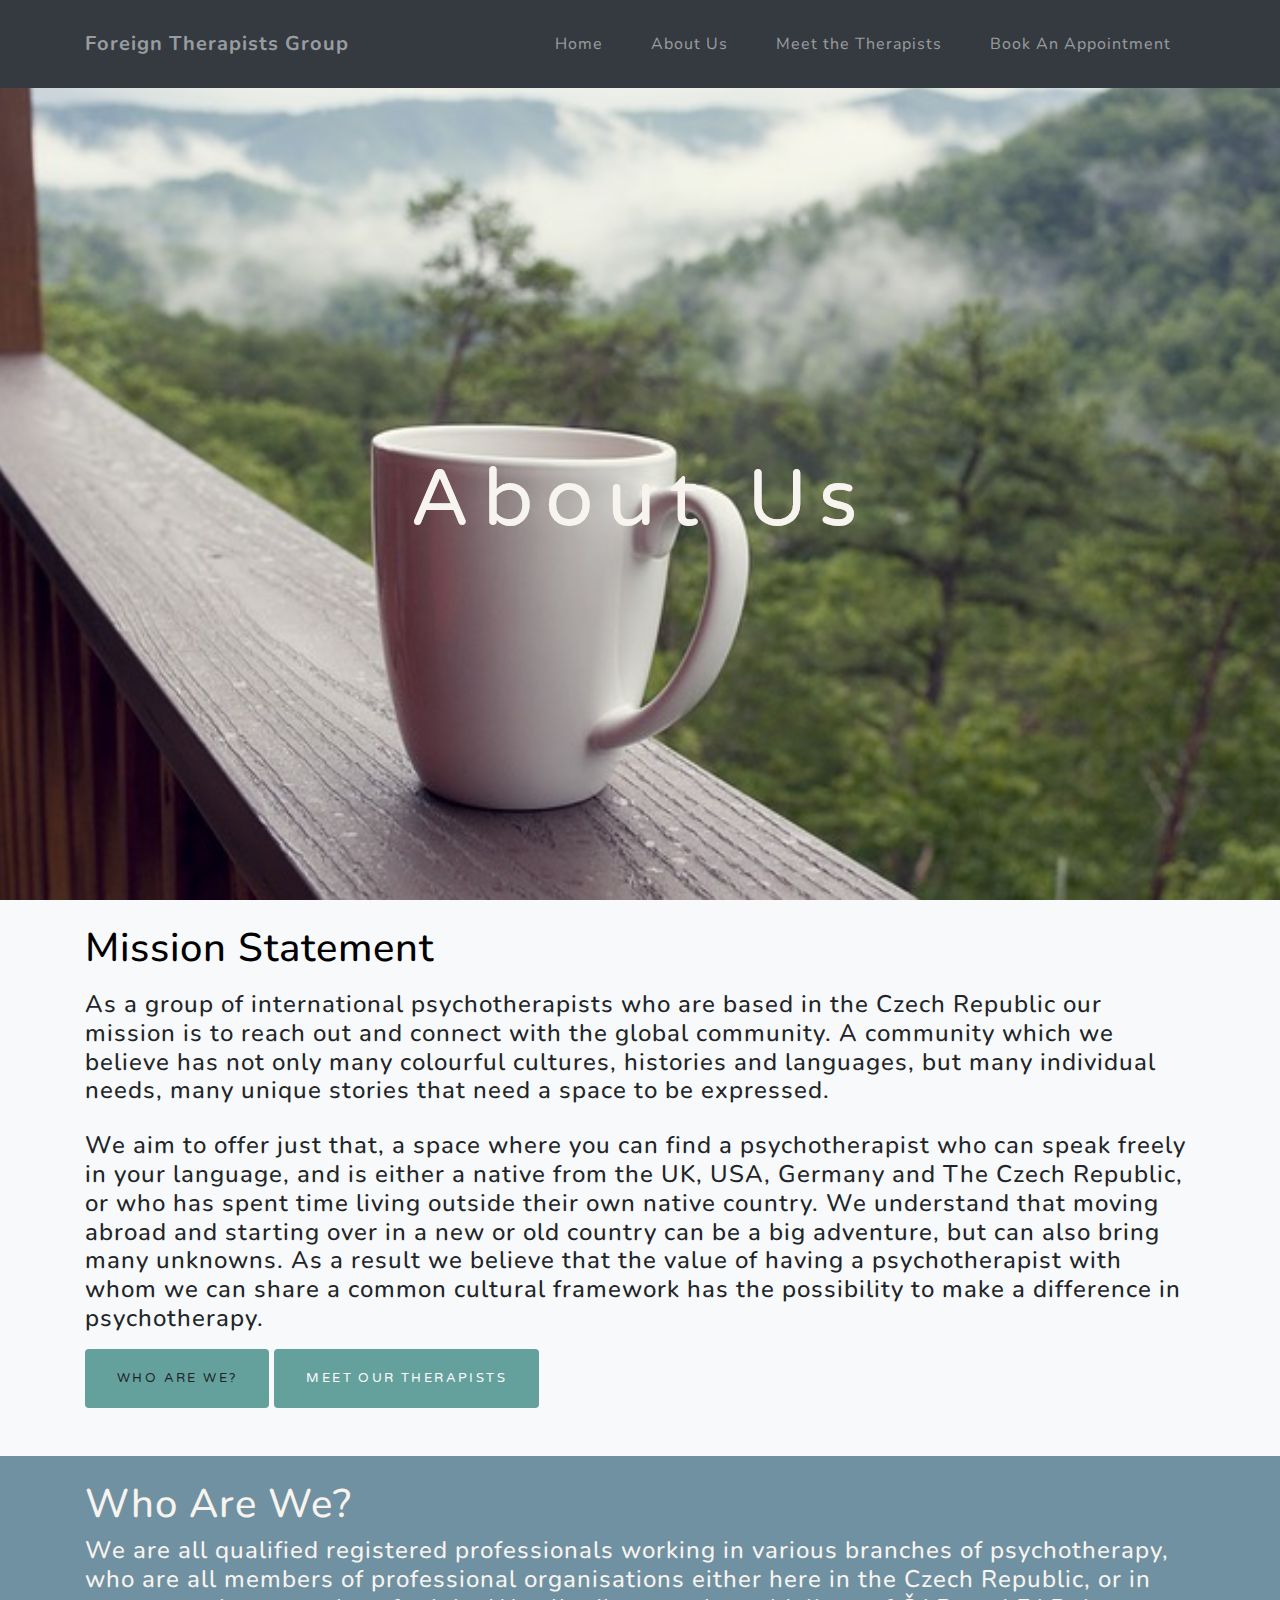
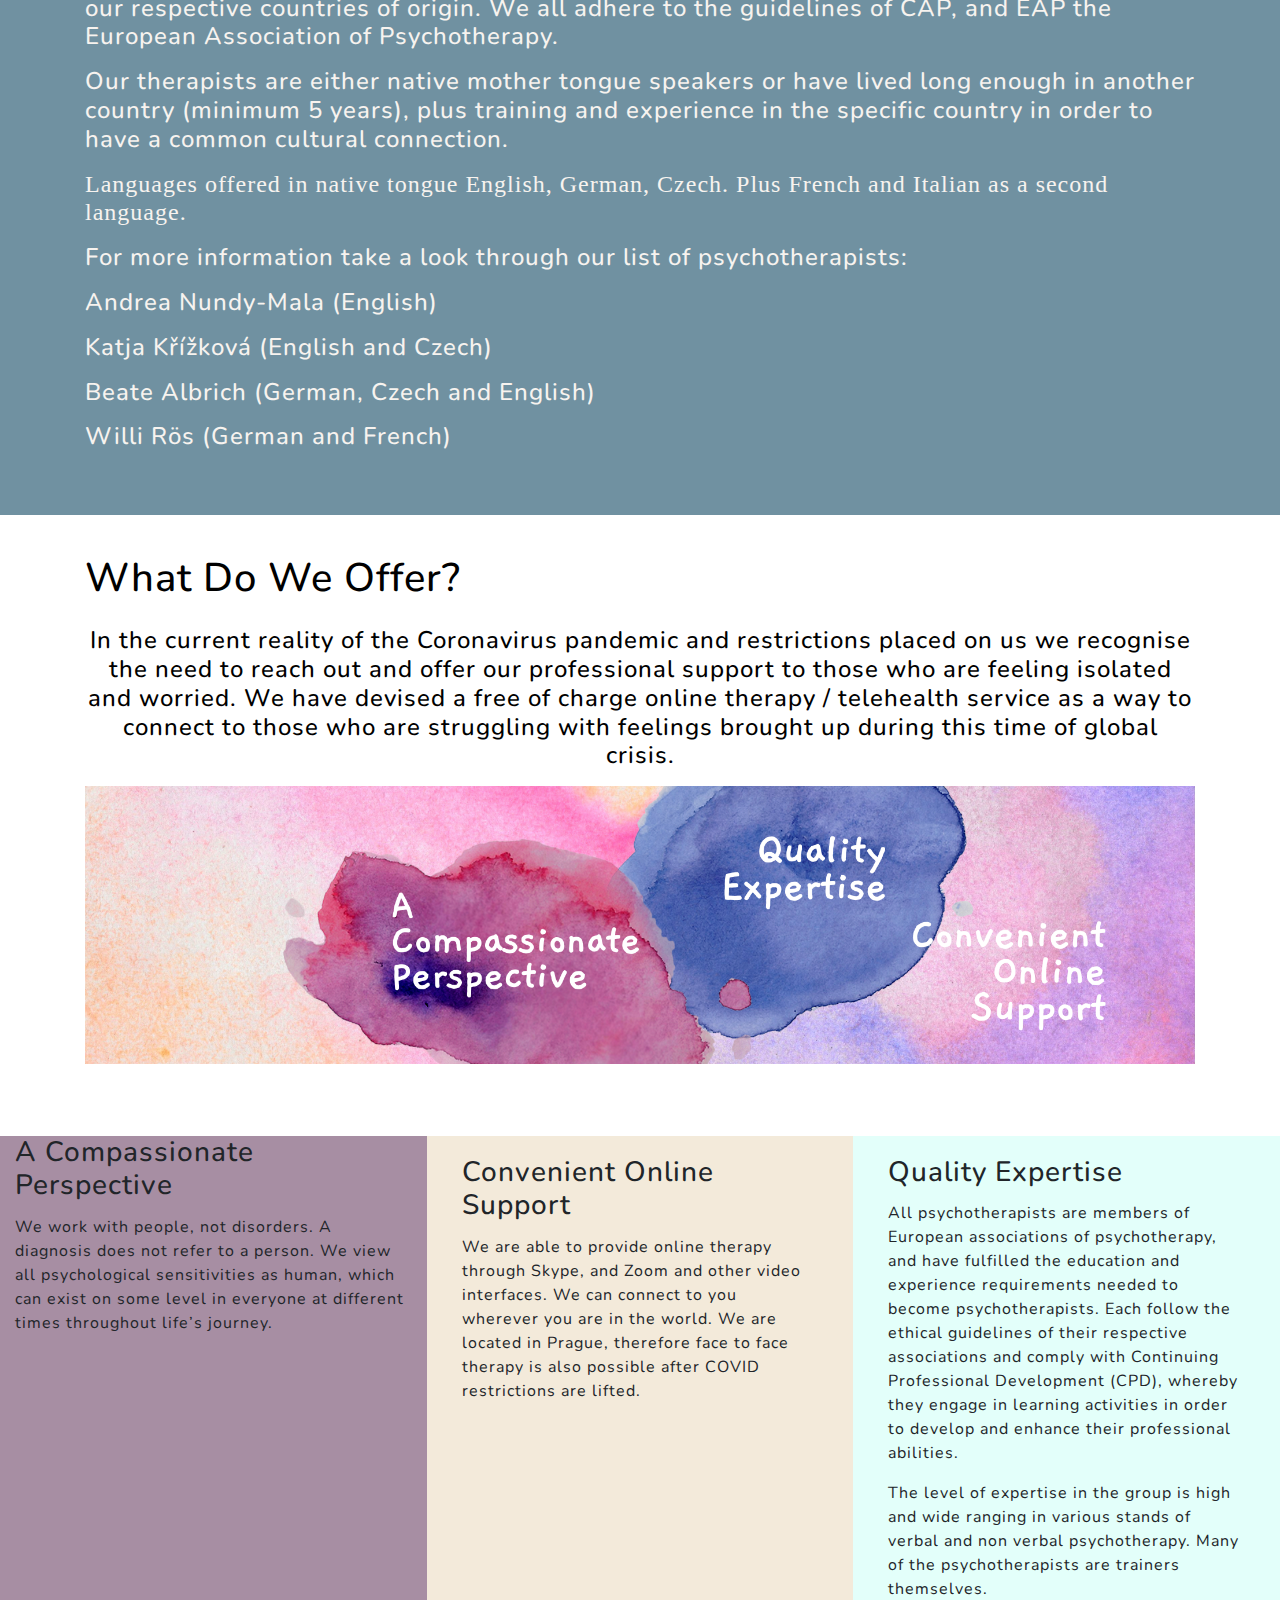
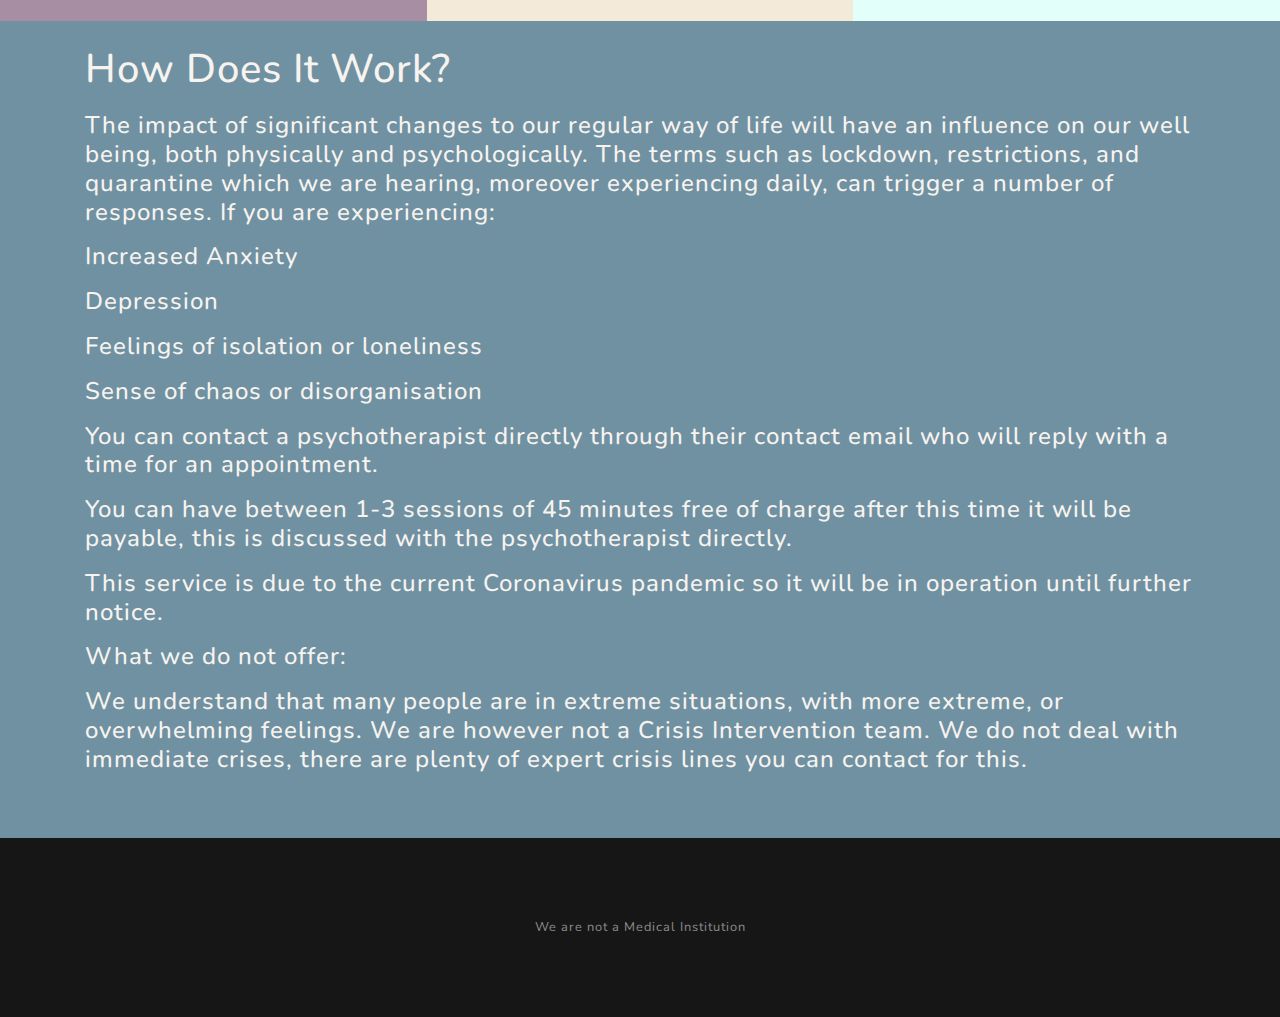
<file: about.html>
<!DOCTYPE html>
<html lang="en">

<head>

  <meta charset="utf-8">
  <meta name="viewport" content="width=device-width, initial-scale=1, shrink-to-fit=no">
  <meta name="description" content="">
  <meta name="author" content="">

  <title>Grayscale - Start Bootstrap Theme</title>

  <!-- Bootstrap core CSS -->
  <link href="untitled6/startbootstrap-grayscale-gh-pages%204/vendor/bootstrap/css/bootstrap.min.css" rel="stylesheet">

  <!-- Custom fonts for this template -->
  <link href="untitled6/startbootstrap-grayscale-gh-pages%204/vendor/fontawesome-free/css/all.min.css" rel="stylesheet">
  <link href="https://fonts.googleapis.com/css?family=Varela+Round" rel="stylesheet">
  <link href="https://fonts.googleapis.com/css?family=Nunito:200,200i,300,300i,400,400i,600,600i,700,700i,800,800i,900,900i" rel="stylesheet">

  <!-- Custom styles for this template -->
  <link href="untitled6/startbootstrap-grayscale-gh-pages%204/css/grayscale.min.css" rel="stylesheet">

  <style>

  @media only screen 
  and (min-device-width: 768px) 
  and (max-device-width: 1024px) 
  and (-webkit-min-device-pixel-ratio: 1) {

      .headertitle{
          font-size:50px;
      }

  }

  @media only screen 
  and (min-device-width: 320px) 
  and (max-device-width: 480px)
  and (-webkit-min-device-pixel-ratio: 2) {

      .headertitle{
          font-size:28px;
      }
  }
  .headertitle{
height: 10em;
  display: flex;
  align-items: center;
  justify-content: center;
  font-size:80px;
  font-family: 'Varela Round';
      text-align:center;
  line-height: 2.5rem;
  letter-spacing: 0.8rem;
  background: -webkit-linear-gradient(rgba(255, 255, 255, 0.9), rgba(255, 255, 255, 0));
  -webkit-text-fill-color:#F7F3EF;
;
  -webkit-background-clip: text;   
  }

  .header{
      height:100vh;
            background: url(https://nafeesahyounis.github.io/foreigntherapistsgroup/untitled6/assets/images/smoky-coffee.jpg) no-repeat center center fixed;
            background-size:cover;
      -webkit-background-size: cover;
    -moz-background-size: cover;
    -o-background-size: cover;
    background-size: cover;
    width:100%;
    overflow:hidden;

  }

  .headerr{

    height:80vh;
    
  }

  

  .whoarewe{
      background-color:#7091a1;
      color:#F7F3EF;
;
  }

  .whatdoweoffer{
    color:black;
   
    width: 100%;  
  position: relative;

  height: auto;
  min-height: 35rem;

    
  }

  .howdoesitwork{
      background-color:#7091a1;
    color:#F7F3EF;
  }

  .whatdoweoffertitle{
  font-family: 'Varela Round';
      text-align:center;
font-size: 2.5rem;
  line-height: 2.5rem;
  letter-spacing: 0.8rem;
  background: -webkit-linear-gradient(rgba(255, 255, 255, 0.9), rgba(255, 255, 255, 0));
  -webkit-text-fill-color: transparent;
  -webkit-background-clip: text;   
  }

  </style>



</head>

<body id="page-top">

  <!-- Navigation -->
  <nav class="navbar navbar-expand-lg navbar-dark bg-dark fixed-top" id="mainNav">
    <div class="container">
      <a class="navbar-brand js-scroll-trigger" href="#page-top">Foreign Therapists Group</a>
      <button class="navbar-toggler navbar-toggler-right" type="button" data-toggle="collapse" data-target="#navbarResponsive" aria-controls="navbarResponsive" aria-expanded="false" aria-label="Toggle navigation">
        Menu
        <i class="fas fa-bars"></i>
      </button>
      <div class="collapse navbar-collapse" id="navbarResponsive">
        <ul class="navbar-nav ml-auto">
          <li class="nav-item">
            <a class="nav-link js-scroll-trigger" href="index.html">Home</a>
          </li>
          <li class="nav-item">
            <a class="nav-link js-scroll-trigger" href="about.html">About Us</a>
          </li>
          <li class="nav-item">
            <a class="nav-link js-scroll-trigger" href="meetthetherapists.html">Meet the Therapists</a>
          </li>
          <li class="nav-item">
            <a class="nav-link js-scroll-trigger" href="#signup">Book An Appointment</a>
          </li>
        </ul>
      </div>
    </div>
  </nav>

  <!-- Header -->

  <section>
    <div class="container-fluid header" style="padding-top:100px;">
        <div class="row">
        <div class="col-12 col-lg-12">
        <div class="headerr">
        <p class="headertitle" >About Us </p>
        </div>
        

      
          
    
          
        </div>
      </div>
    </div>
  </section> 

  


  <section id="projects" class="projects-section bg-light">
  <div class="container d-flex align-items-center">

    <div class="row no-gutters mb-4 mb-lg-5">
        


        <div class="col-xl-12 col-lg-12 mt-4" style="margin-top:15px;">
<h1 style="color:black;"> Mission Statement       </h1>
<h4 style="padding-top:10px;"><p>As a group of international psychotherapists who are based in the Czech Republic our
mission is to reach out and connect with the global community. A community which we
believe has not only many colourful cultures, histories and languages, but many
individual needs, many unique stories that need a space to be expressed.</p></h4>
    <h4 style="padding-top:10px;"> <p> We aim to offer just that, a space where you can find a psychotherapist who can speak
freely in your language, and is either a native from the UK, USA, Germany and The
Czech Republic, or who has spent time living outside their own native country. We
understand that moving abroad and starting over in a new or old country can be a big
adventure, but can also bring many unknowns. As a result we believe that the value of
having a psychotherapist with whom we can share a common cultural framework has
the possibility to make a difference in psychotherapy. </p> </h4>
 <a class="btn btn-primary js-scroll-trigger" style="margin-right:5px;">Who Are We?</a><a class="btn btn-primary" href="meetthetherapists.html">Meet Our Therapists</a>
          

        </div>
    </div>
  </div>

  </section>

<section class="whoarewe">
    <div class="container d-flex align-items-center">

    <div class="row no-gutters mb-4 mb-lg-5">
        


        <div class="col-xl-12 col-lg-12 mt-4" style="margin-top:15px;">
<h1> Who Are We?        </h1>

<h4><p>We are all
qualified registered professionals working in various branches of psychotherapy, who
are all members of professional organisations either here in the Czech Republic, or in
our respective countries of origin. We all adhere to the guidelines of ČAP, and EAP the
European Association of Psychotherapy.</p></h4>
<h4><p>Our therapists are either native mother tongue speakers or have lived long enough in
another country (minimum 5 years), plus training and experience in the specific country
in order to have a common cultural connection.</p></h4> 
<h4 style="font-family: 'Lora', serif;" style="background-color:white;"><p>Languages offered in native tongue English, German, Czech. Plus French and Italian as a
second language.</p></h4>
<h4><p>For more information take a look through our list of psychotherapists: </p></h4>
<h4 ><p>Andrea Nundy-Mala (English)</p><h4>
<h4><p>Katja Křížková (English and Czech)</p><h4>
<h4><p>Beate Albrich (German, Czech and English)</p><h4>
<h4><p>Willi Rös (German and French)</p><h4>


    <div>


      </div>
</section>
<section class="whatdoweoffer">

      <!-- Featured Project Row -->
      <div class="container d-flex align-items-center">

    <div class="row no-gutters mb-4 mb-lg-5">
        


        <div class="col-xl-12 col-lg-12 mt-4" style="padding-top:15px;">
        <h1> What Do We Offer? </h1>
       
      <h4 class="text-center mt-4"><p>In the current reality of the Coronavirus pandemic and restrictions placed on us we
recognise the need to reach out and offer our professional support to those who are
feeling isolated and worried. We have devised a free of charge online therapy /
telehealth service as a way to connect to those who are struggling with feelings brought
up during this time of global crisis. </p></h4>
        <div>
          <img class="img-fluid mb-3 mb-lg-0" src="https://nafeesahyounis.github.io/foreigntherapistsgroup/untitled6/assets/images/compassion.png" alt="">
        </div>
        
      </div>
      </div>

     
        
      </div>
      </section>

      <!-- Project Two Row -->
      
  <section>       
<div class="container-fluid d-flex align-items-center">
<div class="row">
  <div class="col-12 col-lg-4 col-md-6 col-sm-12 compassion mt-4" style="background-color:#A78EA3;">
      <h3 class="card-title">A Compassionate Perspective</h3>
      <p class="card-text">We work with people, not disorders. A diagnosis does not refer to a person. We view all psychological sensitivities as human, which can exist on some level in everyone at different times throughout life’s journey.</p>
  </div>
  
  <div class="col-12 col-lg-4 col-md-6 col-sm-12 convenience mt-4" style="background-color:#F3EADA;">
    <div class="card-body">
      <h3 class="card-title">Convenient Online Support</h3>
      <p class="card-text">We are able to provide online therapy through
Skype, and Zoom and other video interfaces. We can connect to you wherever you are

in the world. We are located in Prague, therefore face to face therapy is also possible
after COVID restrictions are lifted.</p>
    </div>
  </div>
  <div class="col-12 col-lg-4 col-md-6 col-sm-12 quality mt-4" style="background-color:#E3FFFA;">
    <div class="card-body">
      <h3 class="card-title">Quality Expertise</h3>
      <p class="card-text">All psychotherapists are members of European associations of
psychotherapy, and have fulfilled the education and experience requirements needed
to become psychotherapists. Each follow the ethical guidelines of their respective
associations and comply with Continuing Professional Development (CPD), whereby
they engage in learning activities in order to develop and enhance their professional
abilities.</p>
<p class ="card-text">The level of expertise in the group is high and wide ranging in various stands of verbal
and non verbal psychotherapy. Many of the psychotherapists are trainers themselves. </p>
    </div>
  </div>
  </div>
</div>
</section>
<!-- Featured Project Row -->
<section class="howdoesitwork">

      <!-- Featured Project Row -->
      <div class="container d-flex align-items-center">

      <div class="row align-items-center no-gutters mb-4 mb-lg-5">
        <div class="col-xl-12 col-lg-12 mt-4" style="margin-top:15px;">
        <h1> How Does It Work?</h1>
        </div>
      <div>
      <h4 style="padding-top:10px;"><p>The impact of significant changes to our regular way of life will have an influence on our
well being, both physically and psychologically. The terms such as lockdown,
restrictions, and quarantine which we are hearing, moreover experiencing daily, can
trigger a number of responses. If you are experiencing:</p></h4>
<h4><p> Increased Anxiety </p></h4>
<h4><p> Depression </p></h4>
<h4><p> Feelings of isolation or loneliness </p></h4>
<h4><p> Sense of chaos or disorganisation</p></h4>
<h4><p> You can contact a psychotherapist directly through their contact email who will reply
with a time for an appointment.</p></h4>
<h4><p> You can have between 1-3 sessions of 45 minutes free of charge after this time it will be
payable, this is discussed with the psychotherapist directly.</p></h4>
<h4><p> This service is due to the current Coronavirus pandemic so it will be in operation until
further notice.</p></h4>
<h4><p> What we do not offer:</p></h4>
<h4><p> We understand that many people are in extreme situations, with more extreme, or
overwhelming feelings. We are however not a Crisis Intervention team. We do not deal
with immediate crises, there are plenty of expert crisis lines you can contact for this.</p></h4>


    </div>
      </div>
      </div>
      
      
      </div>

    </div>
  </section>
  <!-- Footer -->
  <footer class="bg-black small text-center text-white-50">
    <div class="container">
      We are not a Medical Institution
    </div>
  </footer>

  <!-- Bootstrap core JavaScript -->
  <script src="untitled6/startbootstrap-grayscale-gh-pages%204/vendor/jquery/jquery.min.js"></script>
  <script src="untitled6/startbootstrap-grayscale-gh-pages%204/vendor/bootstrap/js/bootstrap.bundle.min.js"></script>

  <!-- Plugin JavaScript -->
  <script src="untitled6/startbootstrap-grayscale-gh-pages%204/vendor/jquery-easing/jquery.easing.min.js"></script>

  <!-- Custom scripts for this template -->
  <script src="untitled6/startbootstrap-grayscale-gh-pages%204/js/grayscale.min.js"></script>

</body>

</html>
</file>
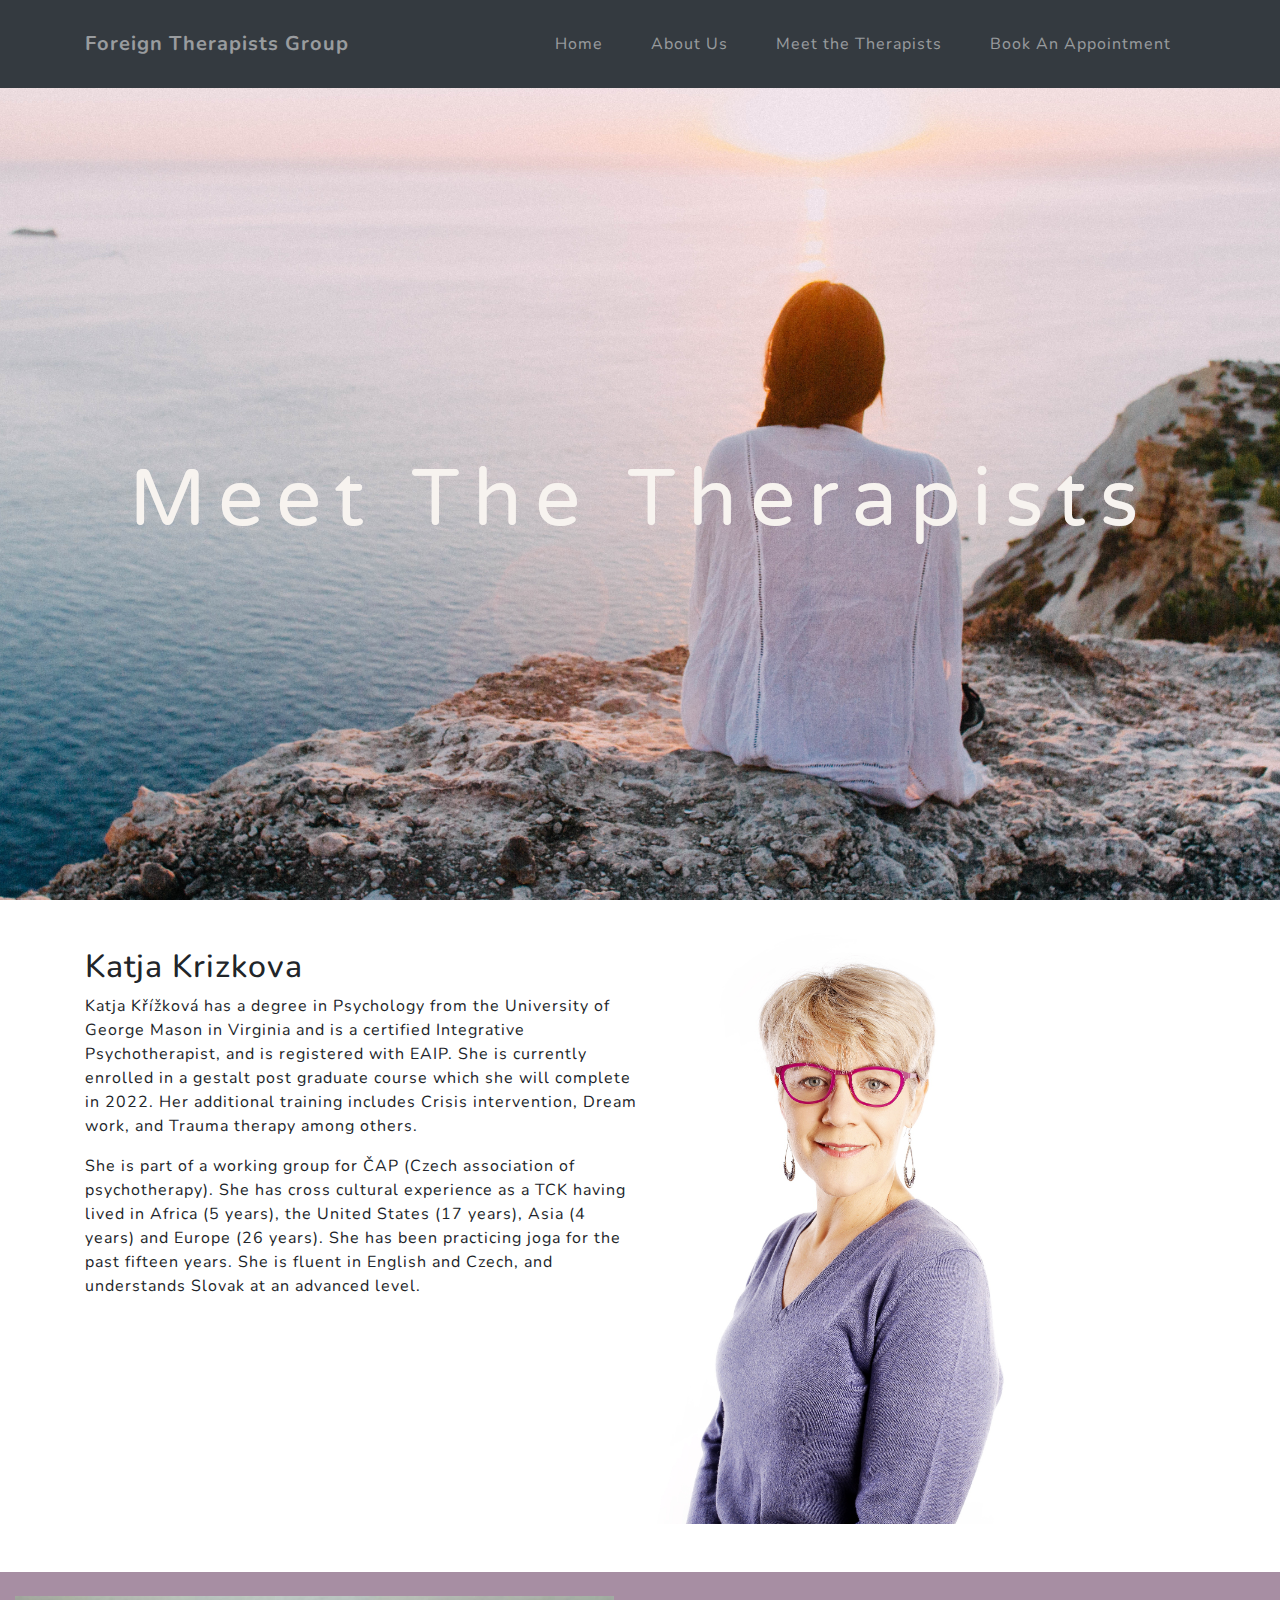
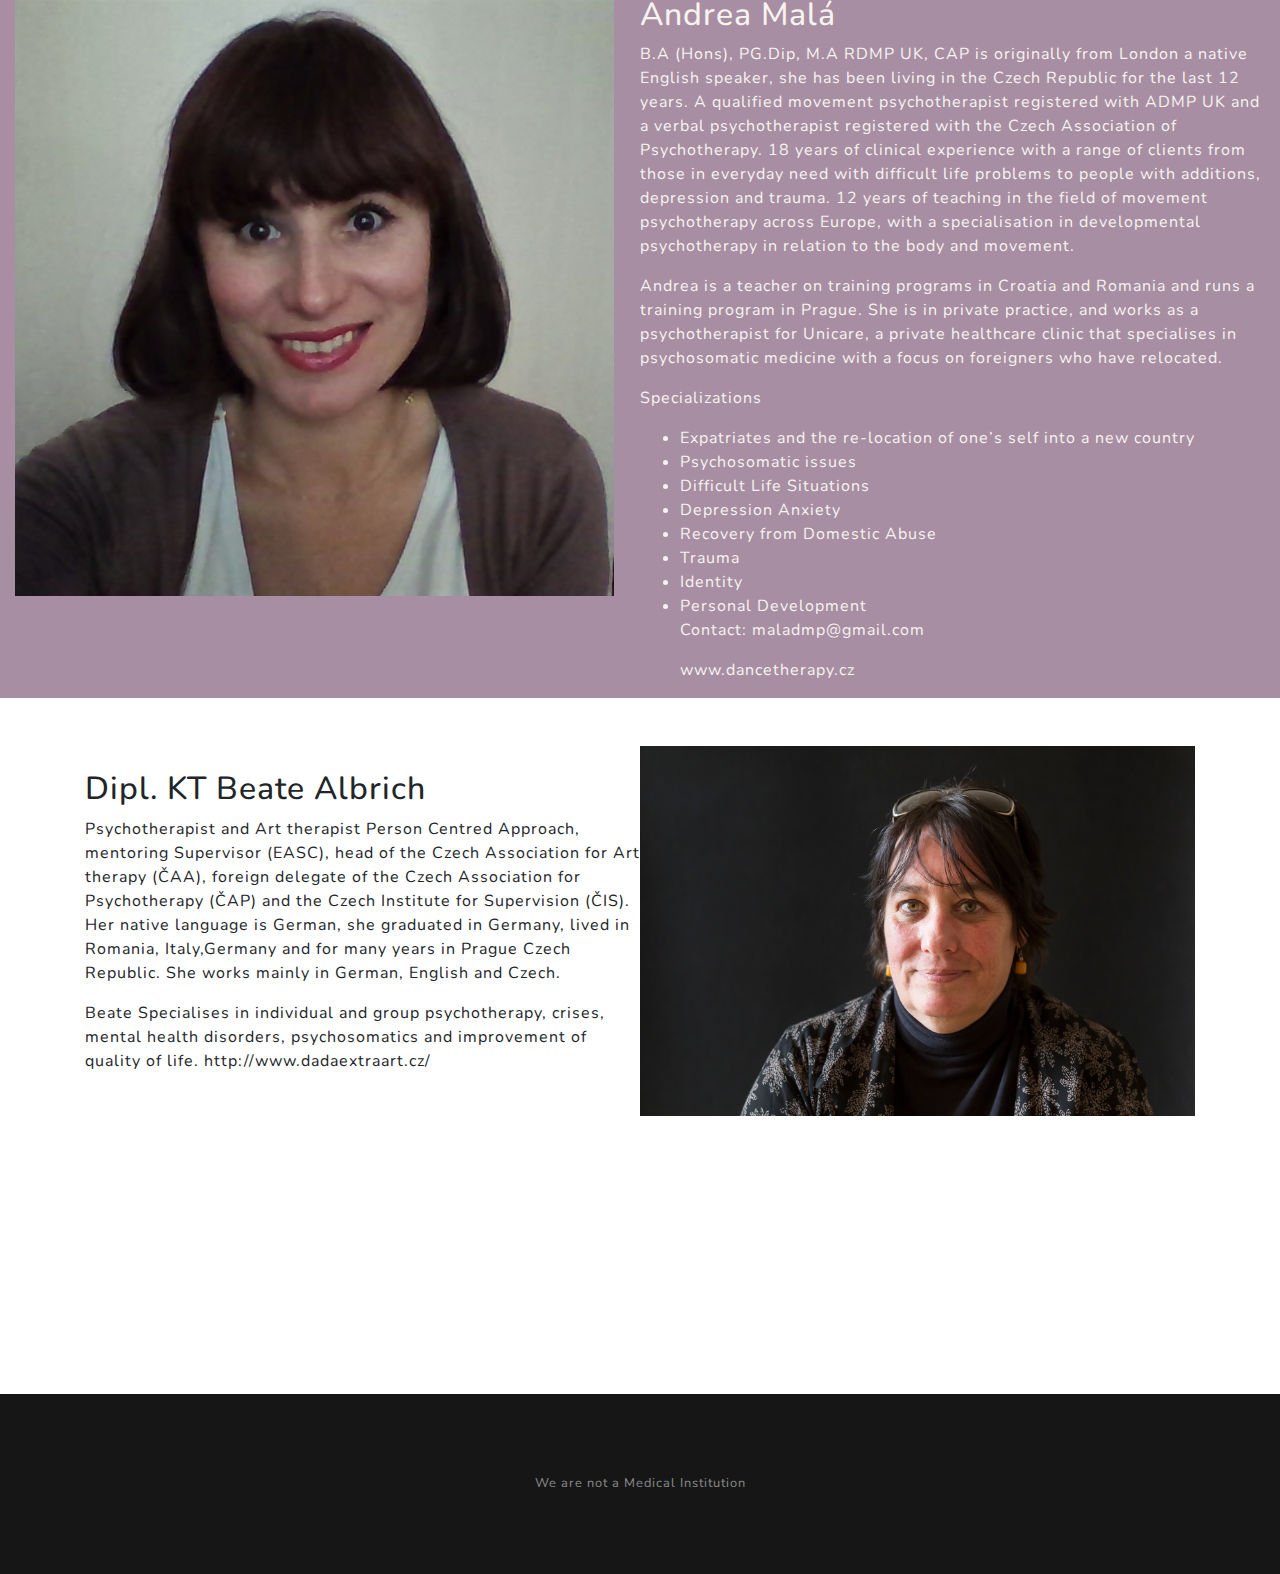
<file: meetthetherapists.html>
<!DOCTYPE html>
<html lang="en">

<head>

  <meta charset="utf-8">
  <meta name="viewport" content="width=device-width, initial-scale=1, shrink-to-fit=no">
  <meta name="description" content="">
  <meta name="author" content="">

  <title>Grayscale - Start Bootstrap Theme</title>

  <!-- Bootstrap core CSS -->
  <link href="untitled6/startbootstrap-grayscale-gh-pages%204/vendor/bootstrap/css/bootstrap.min.css" rel="stylesheet">

  <!-- Custom fonts for this template -->
  <link href="untitled6/startbootstrap-grayscale-gh-pages%204/vendor/fontawesome-free/css/all.min.css" rel="stylesheet">
  <link href="https://fonts.googleapis.com/css?family=Varela+Round" rel="stylesheet">
  <link href="https://fonts.googleapis.com/css?family=Nunito:200,200i,300,300i,400,400i,600,600i,700,700i,800,800i,900,900i" rel="stylesheet">

  <!-- Custom styles for this template -->
  <link href="untitled6/startbootstrap-grayscale-gh-pages%204/css/grayscale.min.css" rel="stylesheet">

  <style>

  .headertitle{
height: 10em;
  display: flex;
  align-items: center;
  justify-content: center;
  font-size:80px;
  font-family: 'Varela Round';
      text-align:center;
  line-height: 2.5rem;
  letter-spacing: 0.8rem;
  background: -webkit-linear-gradient(rgba(255, 255, 255, 0.9), rgba(255, 255, 255, 0));
  -webkit-text-fill-color: #F7F3EF;

  -webkit-background-clip: text;   
  }

  .andrea{
      background-color:#A78EA3;
    color:#F7F3EF;

  }

  .header{
      height:100vh;
            background: url(https://nafeesahyounis.github.io/foreigntherapistsgroup/untitled6/assets/images/meetteam.jpg) no-repeat center center fixed;
            background-size:cover;
      -webkit-background-size: cover;
    -moz-background-size: cover;
    -o-background-size: cover;
    background-size: cover;
    width:100%;
    overflow:hidden;

  }
.katjaimage{
     background: url(https://nafeesahyounis.github.io/foreigntherapistsgroup/untitled6/assets/images/katja.JPG) no-repeat;
            background-size:contain;
      -webkit-background-size: contain;
    -moz-background-size: contain;
    -o-background-size: contain;
    background-size: contain;
    width:100%;
    overflow:hidden;
    height:600px;
}

/*for phones */

@media only screen 
  and (min-device-width: 320px) 
  and (max-device-width: 480px)
  and (-webkit-min-device-pixel-ratio: 2) {

      .katjaimage{
          padding-top:60vh;
      }
.headertitle{
    font-size:32px;
}

.image {

    font-size:16px;
}
  
.andreaimage{
          height:300px;
      }
.beateimage{
    height:300px;
}

}

@media only screen 
  and (min-device-width: 768px) 
  and (max-device-width: 1024px) 
  and (-webkit-min-device-pixel-ratio: 1) {

      .headertitle{
          font-size:50px;
      }

  }



.andreaimage{
    background: url(https://nafeesahyounis.github.io/foreigntherapistsgroup/untitled6/assets/images/andrea.JPG) no-repeat;
            background-size:contain;
      -webkit-background-size: contain;
    -moz-background-size: contain;
    -o-background-size: contain;
    background-size: contain;
    width:100%;
    overflow:hidden;
    height:600px;

}

.beateimage{
    background: url(https://nafeesahyounis.github.io/foreigntherapistsgroup/untitled6/assets/images/beate.JPG) no-repeat;
            background-size:contain;
      -webkit-background-size: contain;
    -moz-background-size: contain;
    -o-background-size: contain;
    background-size: contain;
    width:100%;
    overflow:hidden;
    height:600px;
}

  


  

  .howdoesitwork{
      background-color:#7091a1;
      color:white;
  }

  

  </style>



</head>

<body id="page-top">

  <!-- Navigation -->
  <nav class="navbar navbar-expand-lg navbar-dark bg-dark fixed-top" id="mainNav">
    <div class="container">
      <a class="navbar-brand js-scroll-trigger" href="#page-top">Foreign Therapists Group</a>
      <button class="navbar-toggler navbar-toggler-right" type="button" data-toggle="collapse" data-target="#navbarResponsive" aria-controls="navbarResponsive" aria-expanded="false" aria-label="Toggle navigation">
        Menu
        <i class="fas fa-bars"></i>
      </button>
      <div class="collapse navbar-collapse" id="navbarResponsive">
        <ul class="navbar-nav ml-auto">
          <li class="nav-item">
            <a class="nav-link js-scroll-trigger" href="index.html">Home</a>
          </li>
          <li class="nav-item">
            <a class="nav-link js-scroll-trigger" href="about.html">About Us</a>
          </li>
          <li class="nav-item">
            <a class="nav-link js-scroll-trigger" href="meetthetherapists.html">Meet the Therapists</a>
          </li>
          <li class="nav-item">
            <a class="nav-link js-scroll-trigger" href="#signup">Book An Appointment</a>
          </li>
        </ul>
      </div>
    </div>
  </nav>

  <!-- Header -->

  <section>
    <div class="container-fluid header" style="padding-top:100px;">
        <div class="row">
        <div class="col-12 col-lg-12">
        <div class="headerr">
        <h1 class="headertitle" >Meet The Therapists </h1>
        </div>
        

      
          
    
          
        </div>
      </div>
    </div>
  </section> 

  <section>
  <div class="container katja align-items-center mt-4">
  <div class="row no-gutters mb-4 mb-lg-5">
  <div class="col-12 col-lg-6 col-md-6 col-sm-12 image mt-4">
  <h2> Katja Krizkova </h2>
  <p class="image"> Katja Křížková has a degree in Psychology from the University of George Mason in
Virginia and is a certified Integrative Psychotherapist, and is registered with EAIP. She is
currently enrolled in a gestalt post graduate course which she will complete in 2022.
Her additional training includes Crisis intervention, Dream work, and Trauma therapy
among others.  </p>

<p class="image"> She is part of a working group for ČAP (Czech association of
psychotherapy). She has cross cultural experience as a TCK having lived in Africa (5
years), the United States (17 years), Asia (4 years) and Europe (26 years). She has been
practicing joga for the past fifteen years. She is fluent in English and Czech, and
understands Slovak at an advanced level.  </p>
  </div>
    <div class="col-12 col-lg-6 col-md-6 col-sm-12 katjaimage">

    </div>
  </div>
  </div>
  </section>

  <section class="andrea">
  <div class="container-fluid align-items-center mt-4">
  <div class="row no-gutters mb-4 mb-lg-5">
  <div class="col-12 col-lg-6 col-md-6 col-sm-12 andreaimage mt-4">

    </div>
  <div class="col-12 col-lg-6 col-md-6 col-sm-12 image mt-4">
  <h2> Andrea Malá </h2>
  <p> B.A (Hons), PG.Dip, M.A RDMP UK, CAP is originally from London
a native English speaker, she has been living in the Czech Republic for the last 12 years.
A qualified movement psychotherapist registered with ADMP UK and a verbal
psychotherapist registered with the Czech Association of Psychotherapy. 18 years of
clinical experience with a range of clients from those in everyday need with difficult life
problems to people with additions, depression and trauma. 12 years of teaching in the
field of movement psychotherapy across Europe, with a specialisation in developmental
psychotherapy in relation to the body and movement. </p>
<p> Andrea is a teacher on training
programs in Croatia and Romania and runs a training program in Prague. She is in
private practice, and works as a psychotherapist for Unicare, a private healthcare clinic
that specialises in psychosomatic medicine with a focus on foreigners who have
relocated. </p>
<p> Specializations </p>
<ul>
<li> Expatriates and the re-location of one’s self into a new country </li>
<li> Psychosomatic issues </li>
<li> Difficult Life Situations </li>
<li> Depression Anxiety </li>
<li> Recovery from Domestic Abuse </li>
<li> Trauma </li>
<li> Identity </li>
<li> Personal Development </li>
<p> Contact: maladmp@gmail.com </p>
<p> www.dancetherapy.cz </p> 
  </div>
    
  </div>
  </div>
  </section>

  <section>
  <div class="container beate align-items-center mt-4">
  <div class="row no-gutters mb-4 mb-lg-5">
  <div class="col-12 col-lg-6 col-md-6 col-sm-12 image mt-4">
  <h2> Dipl. KT Beate Albrich  </h2>
  <p class="image"> Psychotherapist and Art therapist Person Centred Approach, mentoring Supervisor
(EASC), head of the Czech Association for Art therapy (ČAA), foreign delegate of the
Czech Association for Psychotherapy (ČAP) and the Czech Institute for Supervision (ČIS).
Her native language is German, she graduated in Germany, lived in Romania,
Italy,Germany and for many years in Prague Czech Republic.
She works mainly in German, English and Czech.  </p>

<p class="image"> Beate Specialises in individual and group psychotherapy, crises, mental health
disorders, psychosomatics and improvement of quality of life.
http://www.dadaextraart.cz/  </p>
  </div>
    <div class="col-12 col-lg-6 col-md-6 col-sm-12 beateimage">

    </div>
  </div>
  </div>
  </section>



  


  <!-- Footer -->
  <footer class="bg-black small text-center text-white-50">
    <div class="container">
      We are not a Medical Institution
    </div>
  </footer>

  <!-- Bootstrap core JavaScript -->
  <script src="untitled6/startbootstrap-grayscale-gh-pages%204/vendor/jquery/jquery.min.js"></script>
  <script src="untitled6/startbootstrap-grayscale-gh-pages%204/vendor/bootstrap/js/bootstrap.bundle.min.js"></script>

  <!-- Plugin JavaScript -->
  <script src="untitled6/startbootstrap-grayscale-gh-pages%204/vendor/jquery-easing/jquery.easing.min.js"></script>

  <!-- Custom scripts for this template -->
  <script src="untitled6/startbootstrap-grayscale-gh-pages%204/js/grayscale.min.js"></script>

</body>

</html>
</file>
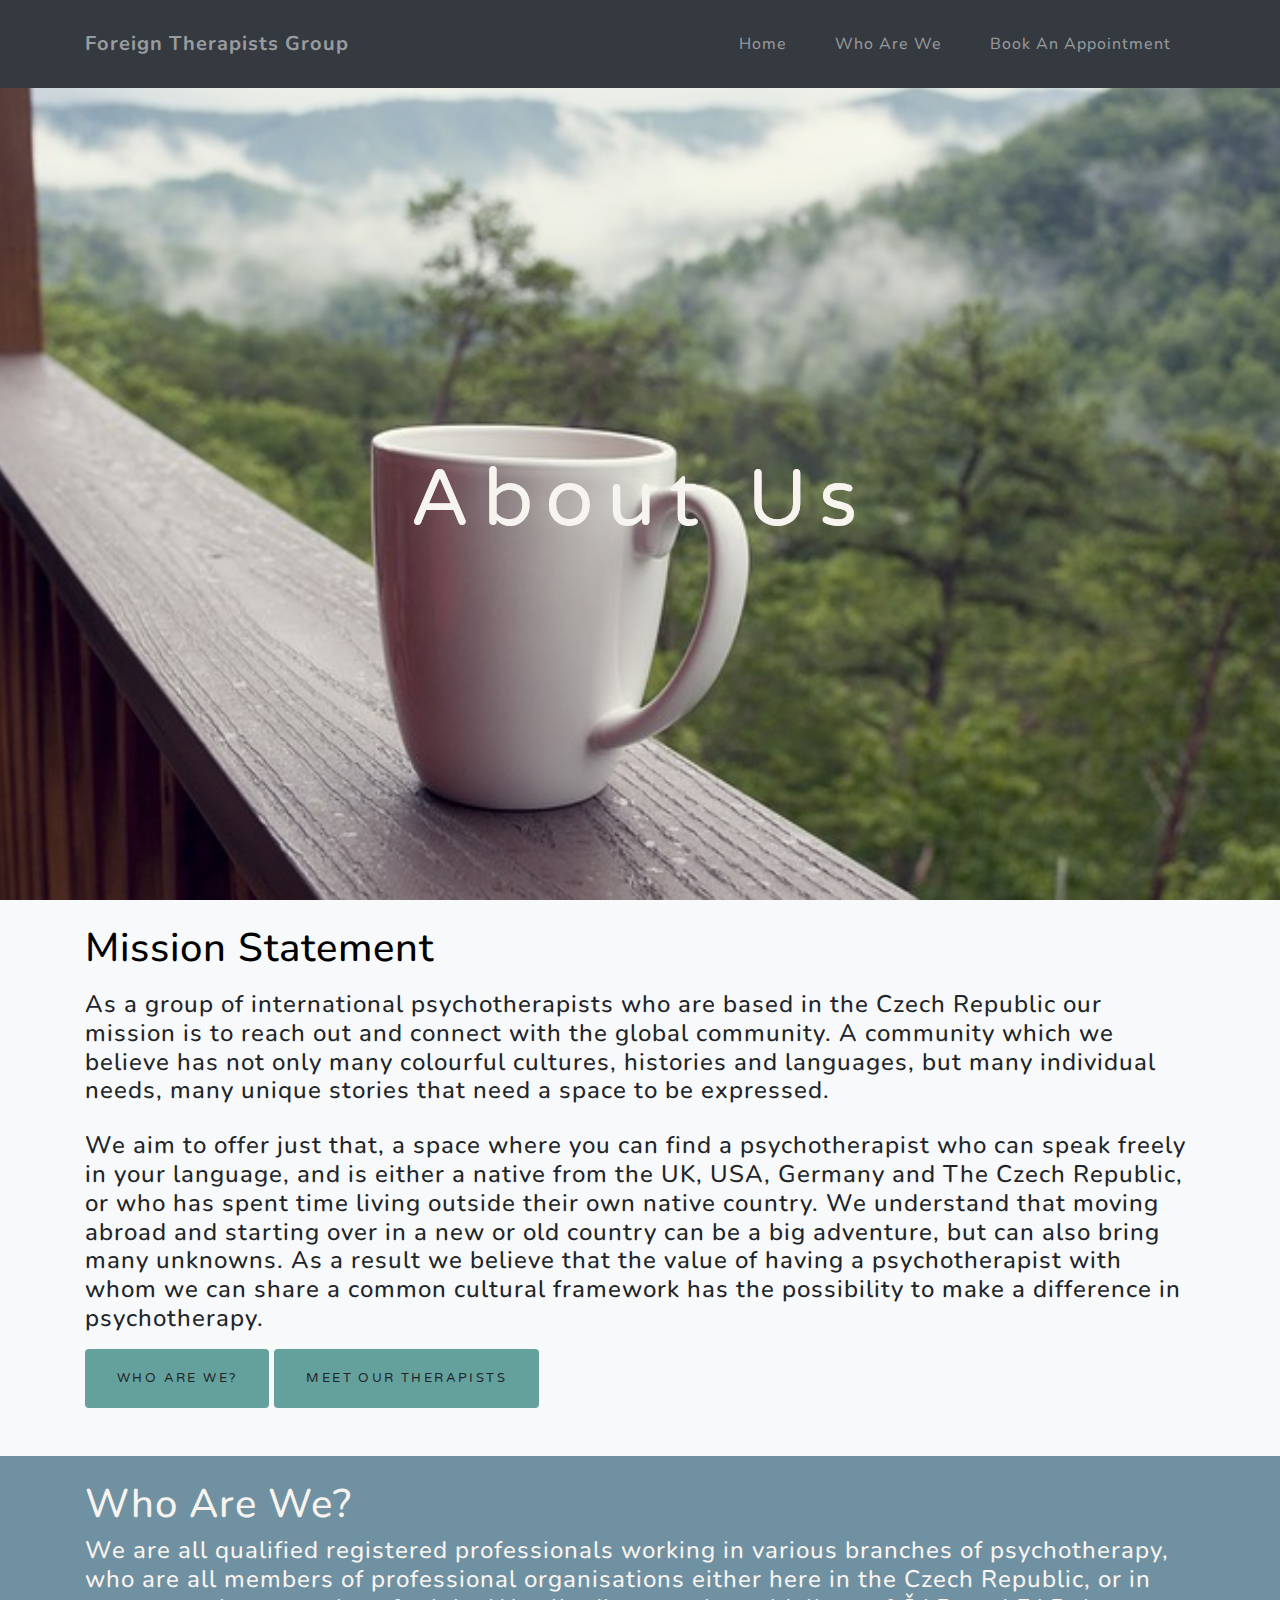
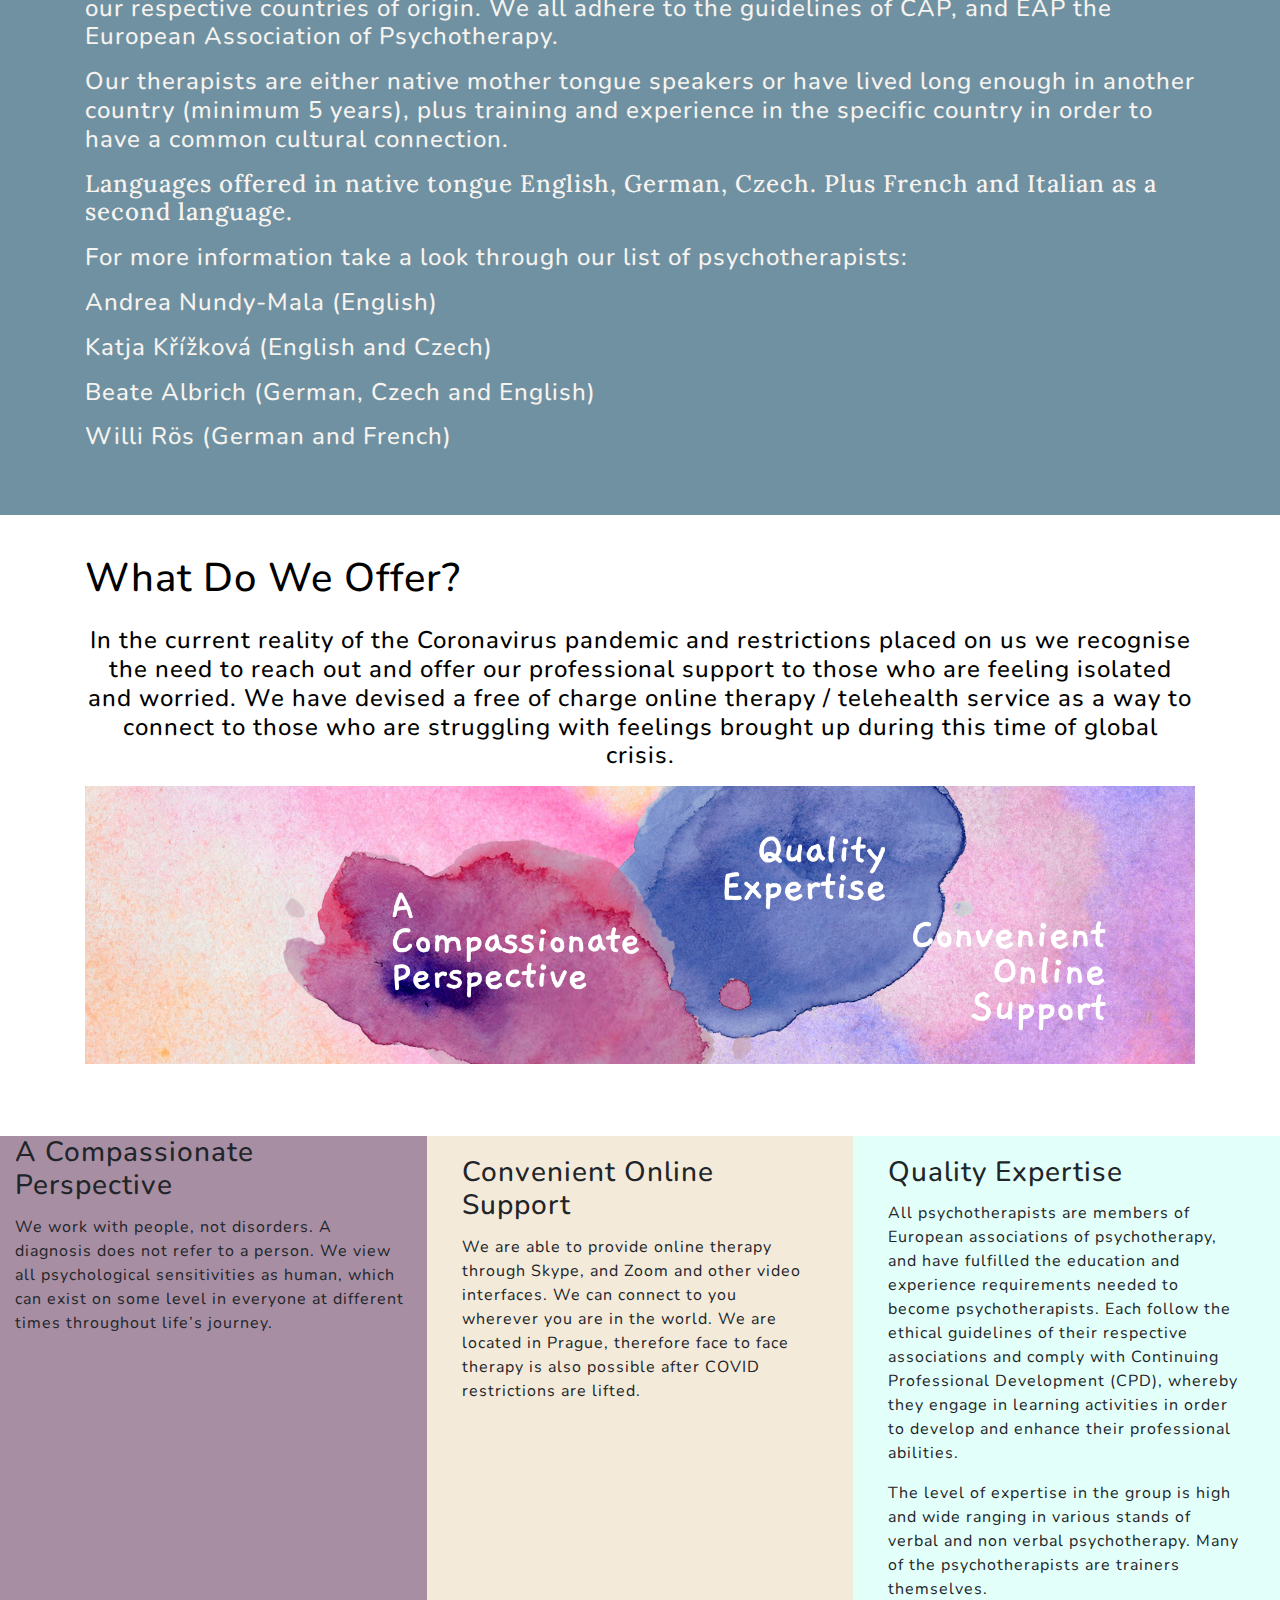
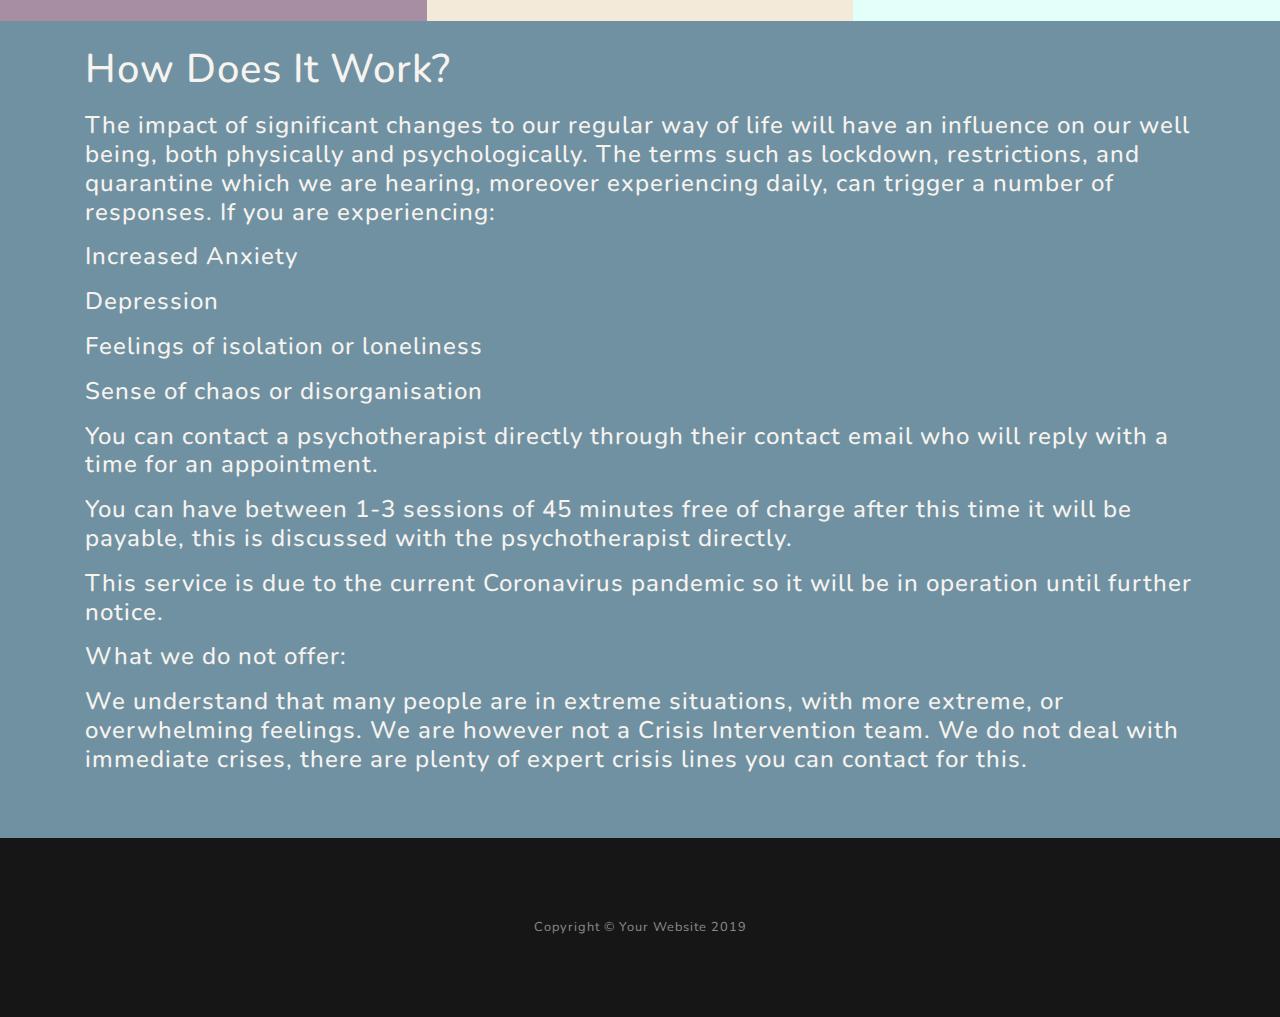
<file: untitled6/startbootstrap-grayscale-gh-pages 4/about.html>
<!DOCTYPE html>
<html lang="en">

<head>

  <meta charset="utf-8">
  <meta name="viewport" content="width=device-width, initial-scale=1, shrink-to-fit=no">
  <meta name="description" content="">
  <meta name="author" content="">

  <title>Grayscale - Start Bootstrap Theme</title>

  <!-- Bootstrap core CSS -->
  <link href="vendor/bootstrap/css/bootstrap.min.css" rel="stylesheet">

  <!-- Custom fonts for this template -->
  <link href="vendor/fontawesome-free/css/all.min.css" rel="stylesheet">
  <link href="https://fonts.googleapis.com/css?family=Varela+Round" rel="stylesheet">
  <link href="https://fonts.googleapis.com/css?family=Nunito:200,200i,300,300i,400,400i,600,600i,700,700i,800,800i,900,900i" rel="stylesheet">
    <link href="https://fonts.googleapis.com/css2?family=Lora:ital,wght@1,500&display=swap" rel="stylesheet">
  <!-- Custom styles for this template -->
  <link href="css/grayscale.min.css" rel="stylesheet">

  <style>

  @media only screen 
  and (min-device-width: 768px) 
  and (max-device-width: 1024px) 
  and (-webkit-min-device-pixel-ratio: 1) {

      .headertitle{
          font-size:50px;
      }

  }

  @media only screen 
  and (min-device-width: 320px) 
  and (max-device-width: 480px)
  and (-webkit-min-device-pixel-ratio: 2) {

      .headertitle{
          font-size:32px;
      }
  }
  .headertitle{
height: 10em;
  display: flex;
  align-items: center;
  justify-content: center;
  font-size:80px;
  font-family: 'Varela Round';
      text-align:center;
  line-height: 2.5rem;
  letter-spacing: 0.8rem;
  background: -webkit-linear-gradient(rgba(255, 255, 255, 0.9), rgba(255, 255, 255, 0));
  -webkit-text-fill-color:#F7F3EF;
;
  -webkit-background-clip: text;   
  }

  .header{
      height:100vh;
            background: url(https://nafeesahyounis.github.io/foreigntherapistsgroup/untitled6/assets/images/smoky-coffee.jpg) no-repeat center center fixed;
            background-size:cover;
      -webkit-background-size: cover;
    -moz-background-size: cover;
    -o-background-size: cover;
    background-size: cover;
    width:100%;
    overflow:hidden;

  }

  .headerr{

    height:80vh;
    
  }

  

  .whoarewe{
      background-color:#7091a1;
      color:#F7F3EF;
;
  }

  .whatdoweoffer{
    color:black;
   
    width: 100%;  
  position: relative;

  height: auto;
  min-height: 35rem;

    
  }

  .howdoesitwork{
      background-color:#7091a1;
    color:#F7F3EF;
  }

  .whatdoweoffertitle{
  font-family: 'Varela Round';
      text-align:center;
font-size: 2.5rem;
  line-height: 2.5rem;
  letter-spacing: 0.8rem;
  background: -webkit-linear-gradient(rgba(255, 255, 255, 0.9), rgba(255, 255, 255, 0));
  -webkit-text-fill-color: transparent;
  -webkit-background-clip: text;   
  }

  </style>



</head>

<body id="page-top">

  <!-- Navigation -->
  <nav class="navbar navbar-expand-lg navbar-dark bg-dark fixed-top" id="mainNav">
    <div class="container">
      <a class="navbar-brand js-scroll-trigger" href="#page-top">Foreign Therapists Group</a>
      <button class="navbar-toggler navbar-toggler-right" type="button" data-toggle="collapse" data-target="#navbarResponsive" aria-controls="navbarResponsive" aria-expanded="false" aria-label="Toggle navigation">
        Menu
        <i class="fas fa-bars"></i>
      </button>
      <div class="collapse navbar-collapse" id="navbarResponsive">
        <ul class="navbar-nav ml-auto">
          <li class="nav-item">
            <a class="nav-link js-scroll-trigger" href="index.html">Home</a>
          </li>
          <li class="nav-item">
            <a class="nav-link js-scroll-trigger" href="about.html">Who Are We</a>
          </li>
          <li class="nav-item">
            <a class="nav-link js-scroll-trigger" href="#signup">Book An Appointment</a>
          </li>
        </ul>
      </div>
    </div>
  </nav>

  <!-- Header -->

  <section>
    <div class="container-fluid header" style="padding-top:100px;">
        <div class="row">
        <div class="col-12 col-lg-12">
        <div class="headerr">
        <h1 class="headertitle" >About Us </h1>
        </div>
        

      
          
    
          
        </div>
      </div>
    </div>
  </section> 

  


  <section id="projects" class="projects-section bg-light">
  <div class="container d-flex align-items-center">

    <div class="row no-gutters mb-4 mb-lg-5">
        


        <div class="col-xl-12 col-lg-12 mt-4" style="margin-top:15px;">
<h1 style="color:black;"> Mission Statement       </h1>
<h4 style="padding-top:10px;"><p>As a group of international psychotherapists who are based in the Czech Republic our
mission is to reach out and connect with the global community. A community which we
believe has not only many colourful cultures, histories and languages, but many
individual needs, many unique stories that need a space to be expressed.</p></h4>
    <h4 style="padding-top:10px;"> <p> We aim to offer just that, a space where you can find a psychotherapist who can speak
freely in your language, and is either a native from the UK, USA, Germany and The
Czech Republic, or who has spent time living outside their own native country. We
understand that moving abroad and starting over in a new or old country can be a big
adventure, but can also bring many unknowns. As a result we believe that the value of
having a psychotherapist with whom we can share a common cultural framework has
the possibility to make a difference in psychotherapy. </p> </h4>
 <a class="btn btn-primary js-scroll-trigger" style="margin-right:5px;">Who Are We?</a><a class="btn btn-primary js-scroll-trigger">Meet Our Therapists</a>
          

        </div>
    </div>
  </div>

  </section>

<section class="whoarewe">
    <div class="container d-flex align-items-center">

    <div class="row no-gutters mb-4 mb-lg-5">
        


        <div class="col-xl-12 col-lg-12 mt-4" style="margin-top:15px;">
<h1> Who Are We?        </h1>

<h4><p>We are all
qualified registered professionals working in various branches of psychotherapy, who
are all members of professional organisations either here in the Czech Republic, or in
our respective countries of origin. We all adhere to the guidelines of ČAP, and EAP the
European Association of Psychotherapy.</p></h4>
<h4><p>Our therapists are either native mother tongue speakers or have lived long enough in
another country (minimum 5 years), plus training and experience in the specific country
in order to have a common cultural connection.</p></h4> 
<h4 style="font-family: 'Lora', serif;" style="background-color:white;"><p>Languages offered in native tongue English, German, Czech. Plus French and Italian as a
second language.</p></h4>
<h4><p>For more information take a look through our list of psychotherapists: </p></h4>
<h4 ><p>Andrea Nundy-Mala (English)</p><h4>
<h4><p>Katja Křížková (English and Czech)</p><h4>
<h4><p>Beate Albrich (German, Czech and English)</p><h4>
<h4><p>Willi Rös (German and French)</p><h4>


    <div>


      </div>
</section>
<section class="whatdoweoffer">

      <!-- Featured Project Row -->
      <div class="container d-flex align-items-center">

    <div class="row no-gutters mb-4 mb-lg-5">
        


        <div class="col-xl-12 col-lg-12 mt-4" style="padding-top:15px;">
        <h1> What Do We Offer? </h1>
       
      <h4 class="text-center mt-4"><p>In the current reality of the Coronavirus pandemic and restrictions placed on us we
recognise the need to reach out and offer our professional support to those who are
feeling isolated and worried. We have devised a free of charge online therapy /
telehealth service as a way to connect to those who are struggling with feelings brought
up during this time of global crisis. </p></h4>
        <div>
          <img class="img-fluid mb-3 mb-lg-0" src="https://nafeesahyounis.github.io/foreigntherapistsgroup/untitled6/assets/images/compassion.png" alt="">
        </div>
        
      </div>
      </div>

     
        
      </div>
      </section>

      <!-- Project Two Row -->
      
  <section>       
<div class="container-fluid d-flex align-items-center">
<div class="row">
  <div class="col-12 col-lg-4 col-md-6 col-sm-12 compassion mt-4" style="background-color:#A78EA3;">
      <h3 class="card-title">A Compassionate Perspective</h3>
      <p class="card-text">We work with people, not disorders. A diagnosis does not refer to a person. We view all psychological sensitivities as human, which can exist on some level in everyone at different times throughout life’s journey.</p>
  </div>
  
  <div class="col-12 col-lg-4 col-md-6 col-sm-12 convenience mt-4" style="background-color:#F3EADA;">
    <div class="card-body">
      <h3 class="card-title">Convenient Online Support</h3>
      <p class="card-text">We are able to provide online therapy through
Skype, and Zoom and other video interfaces. We can connect to you wherever you are

in the world. We are located in Prague, therefore face to face therapy is also possible
after COVID restrictions are lifted.</p>
    </div>
  </div>
  <div class="col-12 col-lg-4 col-md-6 col-sm-12 quality mt-4" style="background-color:#E3FFFA;">
    <div class="card-body">
      <h3 class="card-title">Quality Expertise</h3>
      <p class="card-text">All psychotherapists are members of European associations of
psychotherapy, and have fulfilled the education and experience requirements needed
to become psychotherapists. Each follow the ethical guidelines of their respective
associations and comply with Continuing Professional Development (CPD), whereby
they engage in learning activities in order to develop and enhance their professional
abilities.</p>
<p class ="card-text">The level of expertise in the group is high and wide ranging in various stands of verbal
and non verbal psychotherapy. Many of the psychotherapists are trainers themselves. </p>
    </div>
  </div>
  </div>
</div>
</section>
<!-- Featured Project Row -->
<section class="howdoesitwork">

      <!-- Featured Project Row -->
      <div class="container d-flex align-items-center">

      <div class="row align-items-center no-gutters mb-4 mb-lg-5">
        <div class="col-xl-12 col-lg-12 mt-4" style="margin-top:15px;">
        <h1> How Does It Work?</h1>
        </div>
      <div>
      <h4 style="padding-top:10px;"><p>The impact of significant changes to our regular way of life will have an influence on our
well being, both physically and psychologically. The terms such as lockdown,
restrictions, and quarantine which we are hearing, moreover experiencing daily, can
trigger a number of responses. If you are experiencing:</p></h4>
<h4><p> Increased Anxiety </p></h4>
<h4><p> Depression </p></h4>
<h4><p> Feelings of isolation or loneliness </p></h4>
<h4><p> Sense of chaos or disorganisation</p></h4>
<h4><p> You can contact a psychotherapist directly through their contact email who will reply
with a time for an appointment.</p></h4>
<h4><p> You can have between 1-3 sessions of 45 minutes free of charge after this time it will be
payable, this is discussed with the psychotherapist directly.</p></h4>
<h4><p> This service is due to the current Coronavirus pandemic so it will be in operation until
further notice.</p></h4>
<h4><p> What we do not offer:</p></h4>
<h4><p> We understand that many people are in extreme situations, with more extreme, or
overwhelming feelings. We are however not a Crisis Intervention team. We do not deal
with immediate crises, there are plenty of expert crisis lines you can contact for this.</p></h4>


    </div>
      </div>
      </div>
      
      
      </div>

    </div>
  </section>
  <!-- Footer -->
  <footer class="bg-black small text-center text-white-50">
    <div class="container">
      Copyright &copy; Your Website 2019
    </div>
  </footer>

  <!-- Bootstrap core JavaScript -->
  <script src="vendor/jquery/jquery.min.js"></script>
  <script src="vendor/bootstrap/js/bootstrap.bundle.min.js"></script>

  <!-- Plugin JavaScript -->
  <script src="vendor/jquery-easing/jquery.easing.min.js"></script>

  <!-- Custom scripts for this template -->
  <script src="js/grayscale.min.js"></script>

</body>

</html>
</file>
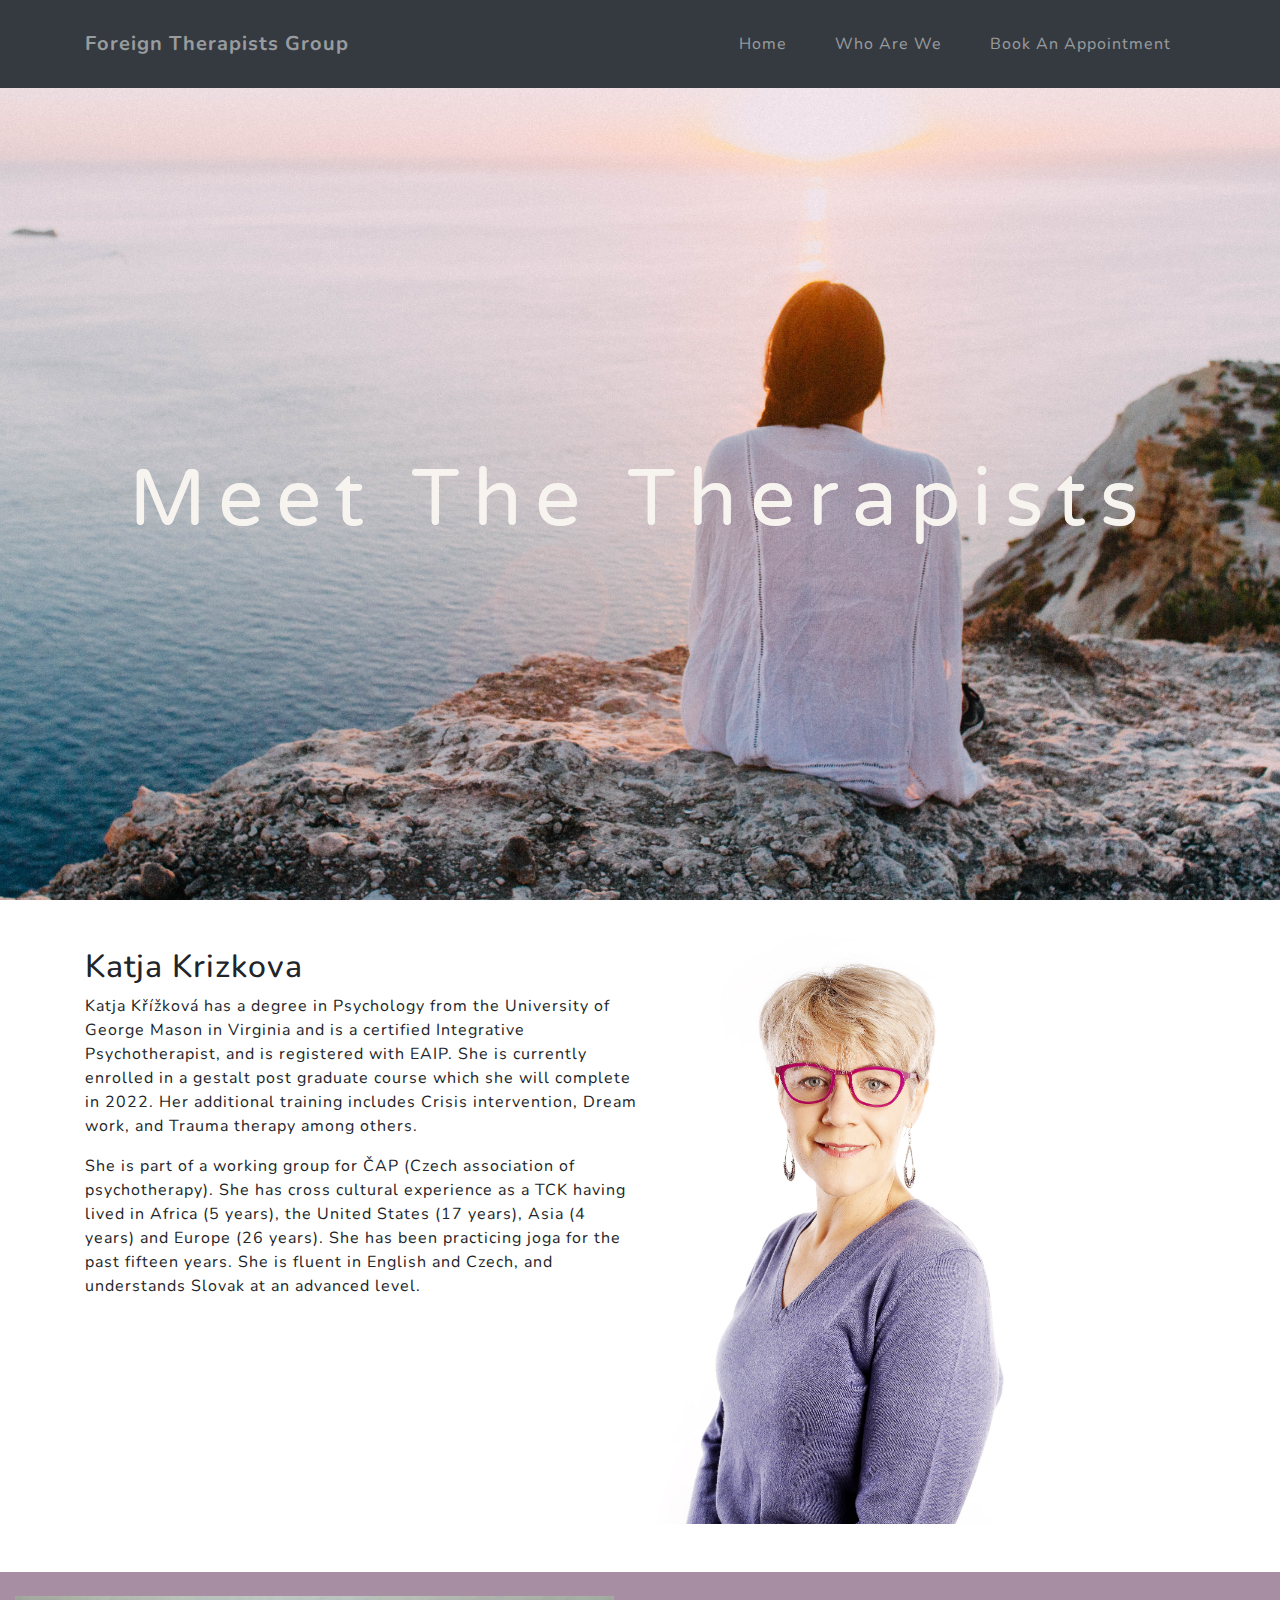
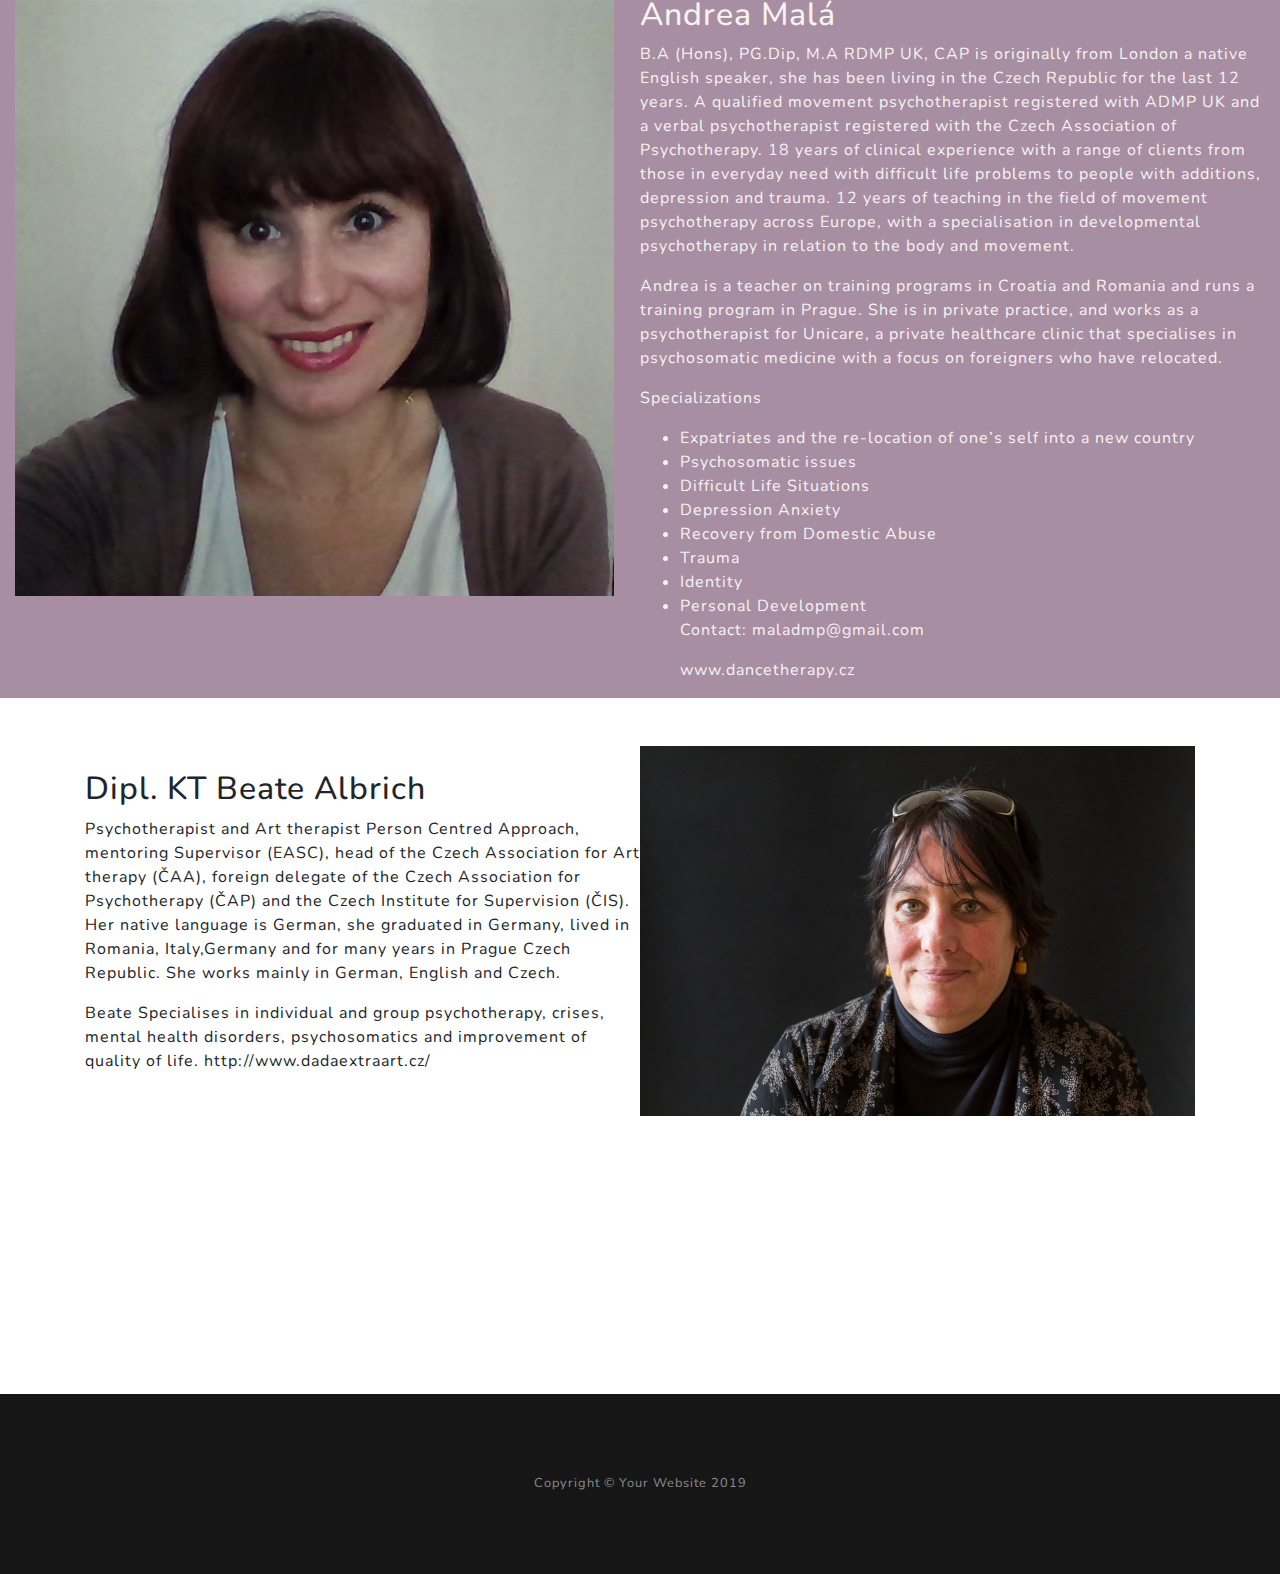
<file: untitled6/startbootstrap-grayscale-gh-pages 4/meetthetherapists.html>
<!DOCTYPE html>
<html lang="en">

<head>

  <meta charset="utf-8">
  <meta name="viewport" content="width=device-width, initial-scale=1, shrink-to-fit=no">
  <meta name="description" content="">
  <meta name="author" content="">

  <title>Grayscale - Start Bootstrap Theme</title>

  <!-- Bootstrap core CSS -->
  <link href="vendor/bootstrap/css/bootstrap.min.css" rel="stylesheet">

  <!-- Custom fonts for this template -->
  <link href="vendor/fontawesome-free/css/all.min.css" rel="stylesheet">
  <link href="https://fonts.googleapis.com/css?family=Varela+Round" rel="stylesheet">
  <link href="https://fonts.googleapis.com/css?family=Nunito:200,200i,300,300i,400,400i,600,600i,700,700i,800,800i,900,900i" rel="stylesheet">
    <link href="https://fonts.googleapis.com/css2?family=Lora:ital,wght@1,500&display=swap" rel="stylesheet">
  <!-- Custom styles for this template -->
  <link href="css/grayscale.min.css" rel="stylesheet">

  <style>

  .headertitle{
height: 10em;
  display: flex;
  align-items: center;
  justify-content: center;
  font-size:80px;
  font-family: 'Varela Round';
      text-align:center;
  line-height: 2.5rem;
  letter-spacing: 0.8rem;
  background: -webkit-linear-gradient(rgba(255, 255, 255, 0.9), rgba(255, 255, 255, 0));
  -webkit-text-fill-color: #F7F3EF;

  -webkit-background-clip: text;   
  }

  .andrea{
      background-color:#A78EA3;
    color:#F7F3EF;

  }

  .header{
      height:100vh;
            background: url(https://nafeesahyounis.github.io/foreigntherapistsgroup/untitled6/assets/images/meetteam.jpg) no-repeat center center fixed;
            background-size:cover;
      -webkit-background-size: cover;
    -moz-background-size: cover;
    -o-background-size: cover;
    background-size: cover;
    width:100%;
    overflow:hidden;

  }
.katjaimage{
     background: url(https://nafeesahyounis.github.io/foreigntherapistsgroup/untitled6/assets/images/katja.JPG) no-repeat;
            background-size:contain;
      -webkit-background-size: contain;
    -moz-background-size: contain;
    -o-background-size: contain;
    background-size: contain;
    width:100%;
    overflow:hidden;
    height:600px;
}

/*for phones */

@media only screen 
  and (min-device-width: 320px) 
  and (max-device-width: 480px)
  and (-webkit-min-device-pixel-ratio: 2) {

      .katjaimage{
          padding-top:60vh;
      }
.headertitle{
    font-size:32px;
}

.image {

    font-size:16px;
}
  
.andreaimage{
          height:300px;
      }

}

@media only screen 
  and (min-device-width: 768px) 
  and (max-device-width: 1024px) 
  and (-webkit-min-device-pixel-ratio: 1) {

      .headertitle{
          font-size:50px;
      }

  }



.andreaimage{
    background: url(https://nafeesahyounis.github.io/foreigntherapistsgroup/untitled6/assets/images/andrea.JPG) no-repeat;
            background-size:contain;
      -webkit-background-size: contain;
    -moz-background-size: contain;
    -o-background-size: contain;
    background-size: contain;
    width:100%;
    overflow:hidden;
    height:600px;

}

.beateimage{
    background: url(https://nafeesahyounis.github.io/foreigntherapistsgroup/untitled6/assets/images/beate.JPG) no-repeat;
            background-size:contain;
      -webkit-background-size: contain;
    -moz-background-size: contain;
    -o-background-size: contain;
    background-size: contain;
    width:100%;
    overflow:hidden;
    height:600px;
}

  


  

  .howdoesitwork{
      background-color:#7091a1;
      color:white;
  }

  

  </style>



</head>

<body id="page-top">

  <!-- Navigation -->
  <nav class="navbar navbar-expand-lg navbar-dark bg-dark fixed-top" id="mainNav">
    <div class="container">
      <a class="navbar-brand js-scroll-trigger" href="#page-top">Foreign Therapists Group</a>
      <button class="navbar-toggler navbar-toggler-right" type="button" data-toggle="collapse" data-target="#navbarResponsive" aria-controls="navbarResponsive" aria-expanded="false" aria-label="Toggle navigation">
        Menu
        <i class="fas fa-bars"></i>
      </button>
      <div class="collapse navbar-collapse" id="navbarResponsive">
        <ul class="navbar-nav ml-auto">
          <li class="nav-item">
            <a class="nav-link js-scroll-trigger" href="index.html">Home</a>
          </li>
          <li class="nav-item">
            <a class="nav-link js-scroll-trigger" href="about.html">Who Are We</a>
          </li>
          <li class="nav-item">
            <a class="nav-link js-scroll-trigger" href="#signup">Book An Appointment</a>
          </li>
        </ul>
      </div>
    </div>
  </nav>

  <!-- Header -->

  <section>
    <div class="container-fluid header" style="padding-top:100px;">
        <div class="row">
        <div class="col-12 col-lg-12">
        <div class="headerr">
        <h1 class="headertitle" >Meet The Therapists </h1>
        </div>
        

      
          
    
          
        </div>
      </div>
    </div>
  </section> 

  <section>
  <div class="container katja align-items-center mt-4">
  <div class="row no-gutters mb-4 mb-lg-5">
  <div class="col-12 col-lg-6 col-md-6 col-sm-12 image mt-4">
  <h2> Katja Krizkova </h2>
  <p class="image"> Katja Křížková has a degree in Psychology from the University of George Mason in
Virginia and is a certified Integrative Psychotherapist, and is registered with EAIP. She is
currently enrolled in a gestalt post graduate course which she will complete in 2022.
Her additional training includes Crisis intervention, Dream work, and Trauma therapy
among others.  </p>

<p class="image"> She is part of a working group for ČAP (Czech association of
psychotherapy). She has cross cultural experience as a TCK having lived in Africa (5
years), the United States (17 years), Asia (4 years) and Europe (26 years). She has been
practicing joga for the past fifteen years. She is fluent in English and Czech, and
understands Slovak at an advanced level.  </p>
  </div>
    <div class="col-12 col-lg-6 col-md-6 col-sm-12 katjaimage">

    </div>
  </div>
  </div>
  </section>

  <section class="andrea">
  <div class="container-fluid align-items-center mt-4">
  <div class="row no-gutters mb-4 mb-lg-5">
  <div class="col-12 col-lg-6 col-md-6 col-sm-12 andreaimage mt-4">

    </div>
  <div class="col-12 col-lg-6 col-md-6 col-sm-12 image mt-4">
  <h2> Andrea Malá </h2>
  <p> B.A (Hons), PG.Dip, M.A RDMP UK, CAP is originally from London
a native English speaker, she has been living in the Czech Republic for the last 12 years.
A qualified movement psychotherapist registered with ADMP UK and a verbal
psychotherapist registered with the Czech Association of Psychotherapy. 18 years of
clinical experience with a range of clients from those in everyday need with difficult life
problems to people with additions, depression and trauma. 12 years of teaching in the
field of movement psychotherapy across Europe, with a specialisation in developmental
psychotherapy in relation to the body and movement. </p>
<p> Andrea is a teacher on training
programs in Croatia and Romania and runs a training program in Prague. She is in
private practice, and works as a psychotherapist for Unicare, a private healthcare clinic
that specialises in psychosomatic medicine with a focus on foreigners who have
relocated. </p>
<p> Specializations </p>
<ul>
<li> Expatriates and the re-location of one’s self into a new country </li>
<li> Psychosomatic issues </li>
<li> Difficult Life Situations </li>
<li> Depression Anxiety </li>
<li> Recovery from Domestic Abuse </li>
<li> Trauma </li>
<li> Identity </li>
<li> Personal Development </li>
<p> Contact: maladmp@gmail.com </p>
<p> www.dancetherapy.cz </p> 
  </div>
    
  </div>
  </div>
  </section>

  <section>
  <div class="container beate align-items-center mt-4">
  <div class="row no-gutters mb-4 mb-lg-5">
  <div class="col-12 col-lg-6 col-md-6 col-sm-12 image mt-4">
  <h2> Dipl. KT Beate Albrich  </h2>
  <p class="image"> Psychotherapist and Art therapist Person Centred Approach, mentoring Supervisor
(EASC), head of the Czech Association for Art therapy (ČAA), foreign delegate of the
Czech Association for Psychotherapy (ČAP) and the Czech Institute for Supervision (ČIS).
Her native language is German, she graduated in Germany, lived in Romania,
Italy,Germany and for many years in Prague Czech Republic.
She works mainly in German, English and Czech.  </p>

<p class="image"> Beate Specialises in individual and group psychotherapy, crises, mental health
disorders, psychosomatics and improvement of quality of life.
http://www.dadaextraart.cz/  </p>
  </div>
    <div class="col-12 col-lg-6 col-md-6 col-sm-12 beateimage">

    </div>
  </div>
  </div>
  </section>



  


  <!-- Footer -->
  <footer class="bg-black small text-center text-white-50">
    <div class="container">
      Copyright &copy; Your Website 2019
    </div>
  </footer>

  <!-- Bootstrap core JavaScript -->
  <script src="vendor/jquery/jquery.min.js"></script>
  <script src="vendor/bootstrap/js/bootstrap.bundle.min.js"></script>

  <!-- Plugin JavaScript -->
  <script src="vendor/jquery-easing/jquery.easing.min.js"></script>

  <!-- Custom scripts for this template -->
  <script src="js/grayscale.min.js"></script>

</body>

</html>
</file>
<file: untitled6/startbootstrap-grayscale-gh-pages 4/css/grayscale.min.css>
/*!
 */#mainNav{min-height:56px;background-color:#fff}
#mainNav .navbar-toggler{font-size:80%;padding:.75rem;color:#64a19d;border:1px solid #64a19d}
#mainNav .navbar-toggler:focus{outline:0}#mainNav .navbar-brand{color:#161616;font-weight:700;padding:.9rem 0}
#mainNav .navbar-nav .nav-item:hover{color:fade(white,80%);outline:0;background-color:transparent}
#mainNav .navbar-nav .nav-item:active,#mainNav .navbar-nav .nav-item:focus{outline:0;background-color:transparent}
@media (min-width:992px){#mainNav{padding-top:0;padding-bottom:0;border-bottom:none;
    background-color:transparent;transition:background-color .3s ease-in-out}#mainNav .navbar-brand{padding:.5rem 0;color:rgba(255,255,255,.5)}
    #mainNav .nav-link{transition:none;padding:2rem 1.5rem;color:rgba(255,255,255,.5)}
    #mainNav .nav-link:hover{color:rgba(255,255,255,.75)}#mainNav .nav-link:active{color:#fff}
    #mainNav.navbar-shrink{background-color:#fff}#mainNav.navbar-shrink .navbar-brand{color:#161616}
    #mainNav.navbar-shrink .nav-link{color:#161616;padding:1.5rem 1.5rem 1.25rem;border-bottom:.25rem solid transparent}#mainNav.navbar-shrink .nav-link:hover{color:#64a19d}
    #mainNav.navbar-shrink .nav-link:active{color:#467370}
    #mainNav.navbar-shrink .nav-link.active{color:#64a19d;outline:0;border-bottom:.25rem solid #64a19d}}
.masthead{position:relative;width:100%;height:auto;min-height:35rem;padding:15rem 0;
    background:linear-gradient(to bottom,rgba(22,22,22,.3) 0,rgba(22,22,22,.7) 75%,#161616 100%),url(https://nafeesahyounis.github.io/foreigntherapistsgroup/untitled6/assets/images/matahari.jpg);
    background-position:center;background-repeat:no-repeat;background-attachment:scroll;background-size:cover}
.masthead h1{font-family:'Varela Round';font-size:2.5rem;line-height:2.5rem;letter-spacing:.8rem;
    background:-webkit-linear-gradient(rgba(255,255,255,.9),rgba(255,255,255,0));-webkit-text-fill-color:transparent;
    -webkit-background-clip:text}.masthead h2{max-width:20rem;font-size:1rem}@media (min-width:768px){.masthead h1{font-size:4rem;
    line-height:4rem}}@media (min-width:992px){.masthead{height:100vh;padding:0}.masthead h1{font-size:6.5rem;line-height:6.5rem;letter-spacing:.8rem}
    .masthead h2{max-width:30rem;font-size:1.25rem}}.btn{box-shadow:0 .1875rem .1875rem 0 rgba(0,0,0,.1)
.masthead2{position:relative;width:100%;height:auto;min-height:35rem;padding:15rem 0;
    background:linear-gradient(to bottom,rgba(22,22,22,.3) 0,rgba(22,22,22,.7) 75%,#161616 100%),url(https://nafeesahyounis.github.io/foreigntherapistsgroup/untitled6/assets/images/matahari.jpg);
    background-position:center;background-repeat:no-repeat;background-attachment:scroll;background-size:cover}
.masthead2 h1{font-family:'Varela Round';font-size:2.5rem;line-height:2.5rem;letter-spacing:.8rem;
    background:-webkit-linear-gradient(rgba(255,255,255,.9),rgba(255,255,255,0));-webkit-text-fill-color:transparent;
    -webkit-background-clip:text}.masthead h2{max-width:20rem;font-size:1rem}@media (min-width:768px){.masthead2 h1{font-size:4rem;
    line-height:4rem}}@media (min-width:992px){.masthead2{height:100vh;padding:0}.masthead2 h1{font-size:6.5rem;line-height:6.5rem;letter-spacing:.8rem}
    .masthead2 h2{max-width:30rem;font-size:1.25rem}}.btn {
                                                                                                                                                            box-shadow: 0 .1875rem .1875rem 0 rgba(0, 0, 0, .1)
                                                                                                                                                        }
!important;padding:1.25rem 2rem;font-family:'Varela Round';font-size:80%;text-transform:uppercase;letter-spacing:.15rem;border:0}
.btn-primary{background-color:#64a19d}.btn-primary:hover{background-color:#4f837f}
.btn-primary:focus{background-color:#4f837f;color:#fff}.btn-primary:active{background-color:#467370!important}

.contact-section .social a:active{color:#fff}body{font-family:Nunito;letter-spacing:.0625em}a{color:#64a19d}a:focus,a:hover{text-decoration:none;color:#3c6360}.bg-black{background-color:#161616!important}
.bg-primary{background-color:#64a19d!important}.text-primary{color:#64a19d!important}footer{padding:5rem 0}
</file>
